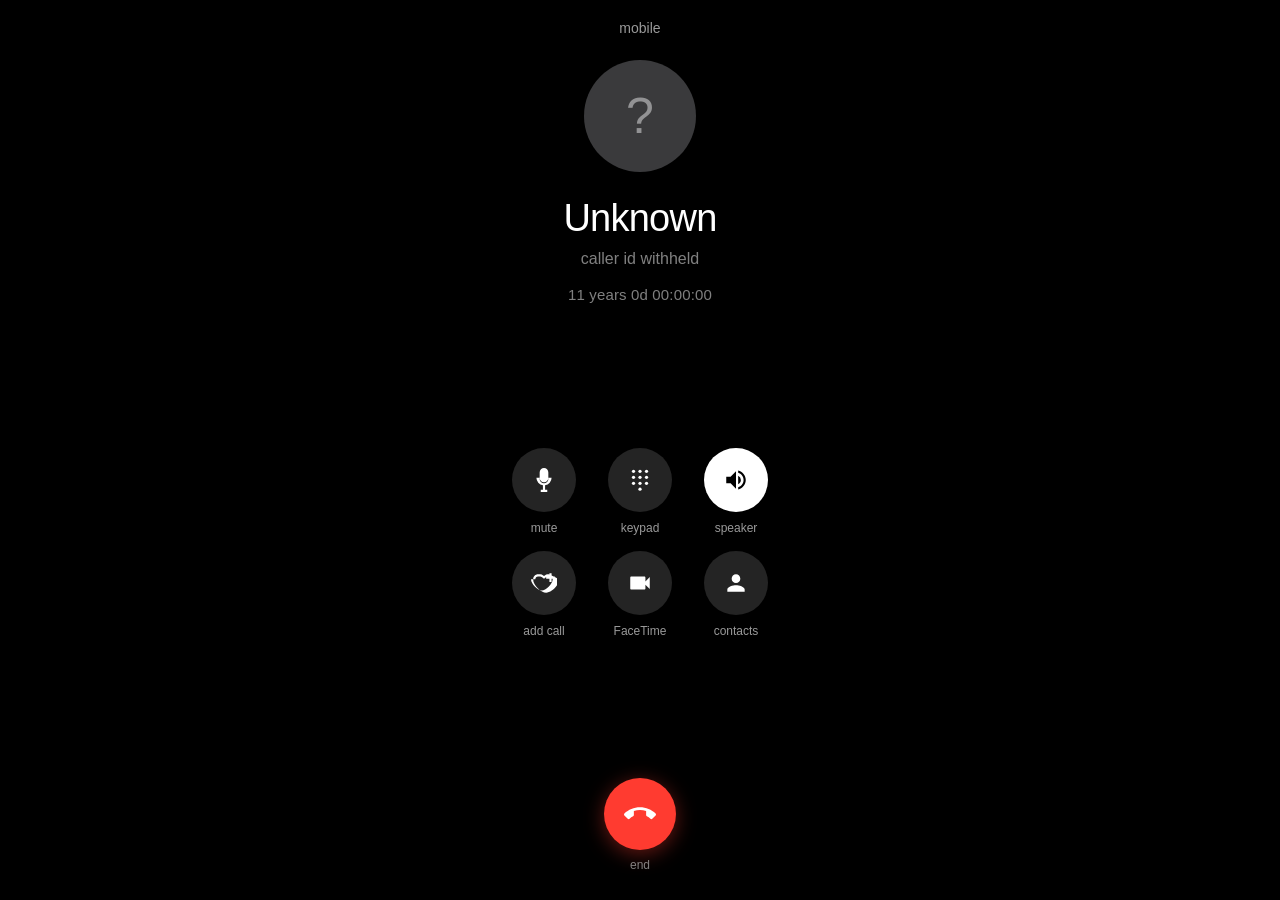
<file: call/index.html>
<!DOCTYPE html>
<html lang="en">
<head>
  <meta charset="UTF-8">
  <meta name="viewport" content="width=device-width, initial-scale=1.0, viewport-fit=cover">
  <meta name="apple-mobile-web-app-capable" content="yes">
  <meta name="apple-mobile-web-app-status-bar-style" content="black-translucent">
  <meta name="mobile-web-app-capable" content="yes">
  <meta name="theme-color" content="#000000">
  <title>Call in Progress</title>
  <style>
    *, *::before, *::after { box-sizing: border-box; margin: 0; padding: 0; }

    html, body {
      height: 100%;
      background: #000;
      color: #fff;
      font-family: -apple-system, BlinkMacSystemFont, "SF Pro Display", "Helvetica Neue", sans-serif;
      -webkit-font-smoothing: antialiased;
      overflow: hidden;
    }
    body {
      min-height: 100dvh;
      display: flex;
      flex-direction: column;
    }

    /* ════════════════════════════════
       INSTALL GATE (iOS Safari only)
    ════════════════════════════════ */
    #gate {
      position: fixed;
      inset: 0;
      z-index: 9999;
      display: flex;
      flex-direction: column;
      align-items: center;
      justify-content: flex-end;
      background: rgba(0,0,0,0.7);
      backdrop-filter: blur(18px);
      -webkit-backdrop-filter: blur(18px);
      padding-bottom: max(env(safe-area-inset-bottom, 0px), 16px);
    }
    #gate.gone { display: none; }

    .gate-card {
      width: min(360px, calc(100vw - 32px));
      background: #1c1c1e;
      border: 1px solid rgba(255,255,255,0.1);
      border-radius: 24px;
      padding: 28px 24px 24px;
      display: flex;
      flex-direction: column;
      align-items: center;
      gap: 20px;
      margin-bottom: 16px;
    }

    .gate-icon {
      width: 60px; height: 60px;
      border-radius: 16px;
      background: #2c2c2e;
      display: flex; align-items: center; justify-content: center;
    }
    .gate-icon svg { width: 28px; height: 28px; fill: #007AFF; }

    .gate-title {
      font-size: 20px;
      font-weight: 700;
      letter-spacing: -0.02em;
      text-align: center;
    }
    .gate-sub {
      font-size: 14px;
      color: rgba(255,255,255,0.5);
      text-align: center;
      line-height: 1.6;
      margin-top: -10px;
    }

    .gate-steps {
      width: 100%;
      display: flex;
      flex-direction: column;
      gap: 0;
      border-radius: 14px;
      overflow: hidden;
      border: 1px solid rgba(255,255,255,0.07);
    }
    .gate-step {
      display: flex;
      align-items: center;
      gap: 14px;
      padding: 14px 16px;
      background: #2c2c2e;
    }
    .gate-step + .gate-step {
      border-top: 1px solid rgba(255,255,255,0.07);
    }
    .step-num {
      width: 26px; height: 26px;
      border-radius: 50%;
      background: #007AFF;
      display: flex; align-items: center; justify-content: center;
      font-size: 13px; font-weight: 700;
      flex-shrink: 0;
    }
    .step-text {
      font-size: 14px;
      font-weight: 500;
      line-height: 1.4;
      flex: 1;
    }
    .step-text span {
      color: rgba(255,255,255,0.45);
      font-weight: 400;
    }
    .step-icon { flex-shrink: 0; }
    .step-icon svg { display: block; width: 20px; height: 20px; fill: rgba(255,255,255,0.35); }

    /* Bouncing arrow pointing down at the toolbar */
    .gate-arrow-wrap {
      display: flex;
      flex-direction: column;
      align-items: center;
      gap: 6px;
      padding-bottom: 4px;
    }
    .gate-arrow-label {
      font-size: 11px;
      font-weight: 600;
      letter-spacing: 0.08em;
      text-transform: uppercase;
      color: rgba(255,255,255,0.35);
    }
    .gate-arrow {
      animation: bounce 1.2s ease-in-out infinite;
    }
    .gate-arrow svg { display: block; width: 28px; height: 28px; fill: #007AFF; }
    @keyframes bounce {
      0%, 100% { transform: translateY(0); }
      50%       { transform: translateY(8px); }
    }

    .gate-skip {
      background: none; border: none;
      font-size: 12px;
      color: rgba(255,255,255,0.25);
      cursor: pointer;
      -webkit-tap-highlight-color: transparent;
      padding: 8px;
      margin-top: -8px;
    }

    /* ════════════════════════════════
       CALL SCREEN — safe area top handled on .content
    ════════════════════════════════ */

    /* ════════════════════════════════
       CALL SCREEN
    ════════════════════════════════ */
    .content {
      flex: 1;
      display: flex;
      flex-direction: column;
      align-items: center;
      justify-content: space-between;
      padding-top: max(env(safe-area-inset-top, 0px), 20px);
      padding-bottom: max(env(safe-area-inset-bottom, 0px), 28px);
    }
    .caller {
      display: flex; flex-direction: column;
      align-items: center; gap: 8px;
      text-align: center; padding: 0 24px;
    }
    .status-label {
      font-size: 14px; font-weight: 400;
      color: rgba(255,255,255,0.6);
      margin-bottom: 16px; transition: color 0.4s;
    }
    .avatar {
      width: 112px; height: 112px; border-radius: 50%;
      background: #3a3a3c;
      display: flex; align-items: center; justify-content: center;
      font-size: 50px; font-weight: 300;
      color: rgba(255,255,255,0.45);
      margin-bottom: 18px; transition: opacity 0.4s;
    }
    .caller-name {
      font-size: 38px; font-weight: 300;
      letter-spacing: -0.02em; line-height: 1.1;
    }
    .caller-sub {
      font-size: 16px; color: rgba(255,255,255,0.5);
      font-weight: 400; margin-top: 2px;
    }
    .duration {
      font-size: 15px; color: rgba(255,255,255,0.5);
      font-variant-numeric: tabular-nums;
      font-feature-settings: "tnum";
      margin-top: 10px; letter-spacing: 0.01em; min-height: 22px;
    }
    .btn-grid {
      display: grid; grid-template-columns: repeat(3, 1fr);
      gap: 16px 8px; width: 100%; max-width: 320px;
      padding: 0 20px; transition: opacity 0.4s;
    }
    .call-btn {
      display: flex; flex-direction: column;
      align-items: center; gap: 9px;
      background: none; border: none; color: inherit;
      -webkit-tap-highlight-color: transparent;
    }
    .call-btn .icon-wrap {
      width: 64px; height: 64px; border-radius: 50%;
      background: rgba(255,255,255,0.14);
      display: flex; align-items: center; justify-content: center;
    }
    .call-btn svg { width: 26px; height: 26px; fill: #fff; }
    .call-btn .btn-label { font-size: 12px; color: rgba(255,255,255,0.6); font-weight: 400; }
    .end-row {
      display: flex; flex-direction: column;
      align-items: center; gap: 8px;
    }
    .end-btn {
      width: 72px; height: 72px; border-radius: 50%;
      background: #ff3b30; border: none;
      display: flex; align-items: center; justify-content: center;
      cursor: pointer; -webkit-tap-highlight-color: transparent;
      transition: background 0.35s, transform 0.12s;
      box-shadow: 0 4px 20px rgba(255,59,48,0.4);
    }
    .end-btn:active { transform: scale(0.91); }
    .end-btn svg { width: 32px; height: 32px; fill: #fff; }
    .end-label { font-size: 12px; color: rgba(255,255,255,0.5); }

    body.ended .avatar { opacity: 0.3; }
    body.ended .btn-grid { opacity: 0; pointer-events: none; }
    body.ended .end-btn { background: #34c759; box-shadow: 0 4px 20px rgba(52,199,89,0.4); }
  </style>
</head>
<body>

  <!-- ── Install gate ── -->
  <div id="gate" class="gone">
    <div class="gate-card">

      <div class="gate-icon">
        <!-- Phone icon -->
        <svg viewBox="0 0 24 24"><path d="M6.6 10.8c1.4 2.8 3.8 5.1 6.6 6.6l2.2-2.2c.3-.3.7-.4 1-.2 1.1.4 2.3.6 3.6.6.6 0 1 .4 1 1V20c0 .6-.4 1-1 1C10.6 21 3 13.4 3 4c0-.6.4-1 1-1h3.5c.6 0 1 .4 1 1 0 1.3.2 2.5.6 3.6.1.3 0 .7-.2 1L6.6 10.8z"/></svg>
      </div>

      <div class="gate-title">Open without browser bar</div>
      <div class="gate-sub">Two quick steps to make it full screen</div>

      <div class="gate-steps">
        <div class="gate-step">
          <div class="step-num">1</div>
          <div class="step-text">Tap the <strong>Share</strong> button <span>(the one at the bottom)</span></div>
          <div class="step-icon">
            <svg viewBox="0 0 24 24"><path d="M12 2L8 6h3v9h2V6h3L12 2zM4 12v8a2 2 0 002 2h12a2 2 0 002-2v-8h-2v8H6v-8H4z"/></svg>
          </div>
        </div>
        <div class="gate-step">
          <div class="step-num">2</div>
          <div class="step-text">Tap <strong>Add to Home Screen</strong> <span>then Open</span></div>
          <div class="step-icon">
            <svg viewBox="0 0 24 24"><path d="M19 3H5a2 2 0 00-2 2v14a2 2 0 002 2h14a2 2 0 002-2V5a2 2 0 00-2-2zm-7 3v12m-6-6h12" stroke="#fff" stroke-width="2" stroke-linecap="round" fill="none"/></svg>
          </div>
        </div>
      </div>

    </div>

    <div class="gate-arrow-wrap">
      <div class="gate-arrow-label">Share button is here</div>
      <div class="gate-arrow">
        <svg viewBox="0 0 24 24"><path d="M12 4v14M5 12l7 8 7-8"/></svg>
      </div>
    </div>

    <button class="gate-skip" id="gateSkip">continue in browser anyway</button>
  </div>

  <!-- ── Call screen ── -->
  <div class="content">
    <div class="caller">
      <div class="status-label" id="statusLabel">mobile</div>
      <div class="avatar">?</div>
      <div class="caller-name">Unknown</div>
      <div class="caller-sub">caller id withheld</div>
      <div class="duration" id="duration"></div>
    </div>

    <div class="btn-grid">
      <button class="call-btn" tabindex="-1">
        <div class="icon-wrap"><svg viewBox="0 0 24 24"><path d="M12 1a4 4 0 0 1 4 4v6a4 4 0 0 1-8 0V5a4 4 0 0 1 4-4zm-6 9a6 6 0 0 0 12 0h-2a4 4 0 0 1-8 0H6zm5 6.93V21H9v2h6v-2h-2v-4.07A7 7 0 0 0 19 10h-2a5 5 0 0 1-10 0H5a7 7 0 0 0 6 6.93z"/></svg></div>
        <span class="btn-label">mute</span>
      </button>
      <button class="call-btn" tabindex="-1">
        <div class="icon-wrap"><svg viewBox="0 0 24 24"><circle cx="6" cy="4" r="1.5"/><circle cx="12" cy="4" r="1.5"/><circle cx="18" cy="4" r="1.5"/><circle cx="6" cy="9.5" r="1.5"/><circle cx="12" cy="9.5" r="1.5"/><circle cx="18" cy="9.5" r="1.5"/><circle cx="6" cy="15" r="1.5"/><circle cx="12" cy="15" r="1.5"/><circle cx="18" cy="15" r="1.5"/><circle cx="12" cy="20.5" r="1.5"/></svg></div>
        <span class="btn-label">keypad</span>
      </button>
      <button class="call-btn" tabindex="-1">
        <div class="icon-wrap" style="background:#fff;"><svg viewBox="0 0 24 24" style="fill:#000;"><path d="M3 9v6h4l5 5V4L7 9H3zm13.5 3A4.5 4.5 0 0 0 14 7.97v8.05c1.48-.73 2.5-2.25 2.5-4.02zM14 3.23v2.06c2.89.86 5 3.54 5 6.71s-2.11 5.85-5 6.71v2.06c4.01-.91 7-4.49 7-8.77s-2.99-7.86-7-8.77z"/></svg></div>
        <span class="btn-label">speaker</span>
      </button>
      <button class="call-btn" tabindex="-1">
        <div class="icon-wrap"><svg viewBox="0 0 24 24"><path d="M19 3h-2v3h-3v2h3v3h2V8h3V6h-3V3zM6.5 4C4 4 2 6 2 8.5c0 5.79 7.5 12.5 12 12.5s12-6.71 12-12.5C20 6 18 4 15.5 4c-.94 0-1.95.4-2.79 1.03l-.71.53-.71-.53C10.45 4.4 9.44 4 8.5 4H6.5zm-2.5 4.5C4 7.12 5.12 6 6.5 6h2c.5 0 1.09.22 1.68.63l1.82 1.36 1.82-1.36C14.41 6.22 15 6 15.5 6H17.5C18.88 6 20 7.12 20 8.5c0 4.5-6.5 10.5-10 10.5S0 13 0 8.5z"/></svg></div>
        <span class="btn-label">add call</span>
      </button>
      <button class="call-btn" tabindex="-1">
        <div class="icon-wrap"><svg viewBox="0 0 24 24"><path d="M17 10.5V7c0-.55-.45-1-1-1H4c-.55 0-1 .45-1 1v10c0 .55.45 1 1 1h12c.55 0 1-.45 1-1v-3.5l4 4v-11l-4 4z"/></svg></div>
        <span class="btn-label">FaceTime</span>
      </button>
      <button class="call-btn" tabindex="-1">
        <div class="icon-wrap"><svg viewBox="0 0 24 24"><path d="M12 12c2.21 0 4-1.79 4-4s-1.79-4-4-4-4 1.79-4 4 1.79 4 4 4zm0 2c-2.67 0-8 1.34-8 4v2h16v-2c0-2.66-5.33-4-8-4z"/></svg></div>
        <span class="btn-label">contacts</span>
      </button>
    </div>

    <div class="end-row">
      <button class="end-btn" id="endBtn" aria-label="End call">
        <svg viewBox="0 0 24 24"><path d="M12 9c-1.6 0-3.15.25-4.6.72v3.1c0 .39-.23.74-.56.9-.98.49-1.87 1.12-2.66 1.85-.18.18-.43.28-.69.28-.27 0-.52-.11-.7-.29L.29 13.08a.99.99 0 0 1-.29-.7c0-.28.11-.53.29-.71C3.34 8.78 7.46 7 12 7s8.66 1.78 11.71 4.67c.18.18.29.43.29.71 0 .27-.11.52-.29.7l-2.5 2.48c-.18.18-.43.29-.7.29-.26 0-.51-.1-.69-.28a11.27 11.27 0 0 0-2.67-1.85.996.996 0 0 1-.56-.9v-3.1C15.15 9.25 13.6 9 12 9z"/></svg>
      </button>
      <span class="end-label" id="endLabel">end</span>
    </div>
  </div>

<script>
  // ── Call timer ──
  const BASE_SECONDS = Math.round(11 * 365.25 * 24 * 3600);
  const durationEl  = document.getElementById('duration');
  const statusLabel = document.getElementById('statusLabel');
  const endBtn      = document.getElementById('endBtn');
  const endLabel    = document.getElementById('endLabel');
  const body        = document.body;
  let elapsed = 0, timer = null, ended = false;

  function pad(n) { return String(n).padStart(2, '0'); }

  function formatDuration(s) {
    const x = s - BASE_SECONDS;
    const d = Math.floor(x / 86400), r = x % 86400;
    return `11 years  ${d}d ${pad(Math.floor(r/3600))}:${pad(Math.floor((r%3600)/60))}:${pad(r%60)}`;
  }

  function startCall() {
    ended = false; elapsed = 0;
    body.classList.remove('ended');
    statusLabel.textContent = 'mobile';
    endLabel.textContent = 'end';
    durationEl.textContent = formatDuration(BASE_SECONDS);
    timer = setInterval(() => { elapsed++; durationEl.textContent = formatDuration(BASE_SECONDS + elapsed); }, 1000);
  }

  function endCall() {
    ended = true; clearInterval(timer); timer = null;
    body.classList.add('ended');
    statusLabel.textContent = 'call ended';
    endLabel.textContent = 'call back';
    durationEl.textContent = 'Duration: 11 years';
  }

  endBtn.addEventListener('click', e => { e.stopPropagation(); if (!ended) endCall(); });
  body.addEventListener('click', () => { if (ended) startCall(); });
  document.addEventListener('touchmove', e => e.preventDefault(), { passive: false });

  startCall();

  // ── Standalone detection ──
  if (window.navigator.standalone === true) {
    document.body.classList.add('standalone');
  }

  // ── Install gate: show only in iOS Safari when NOT standalone ──
  (function() {
    const gate   = document.getElementById('gate');
    const skip   = document.getElementById('gateSkip');
    const isIOS  = /iphone|ipad|ipod/i.test(navigator.userAgent);
    const alone  = window.navigator.standalone === true;
    const safari = /safari/i.test(navigator.userAgent) && !/crios|fxios|opios/i.test(navigator.userAgent);

    if (isIOS && !alone && safari) {
      gate.classList.remove('gone');
    }

    skip.addEventListener('click', function(e) {
      e.stopPropagation();
      gate.classList.add('gone');
    });
  })();
</script>
</body>
</html>
</file>
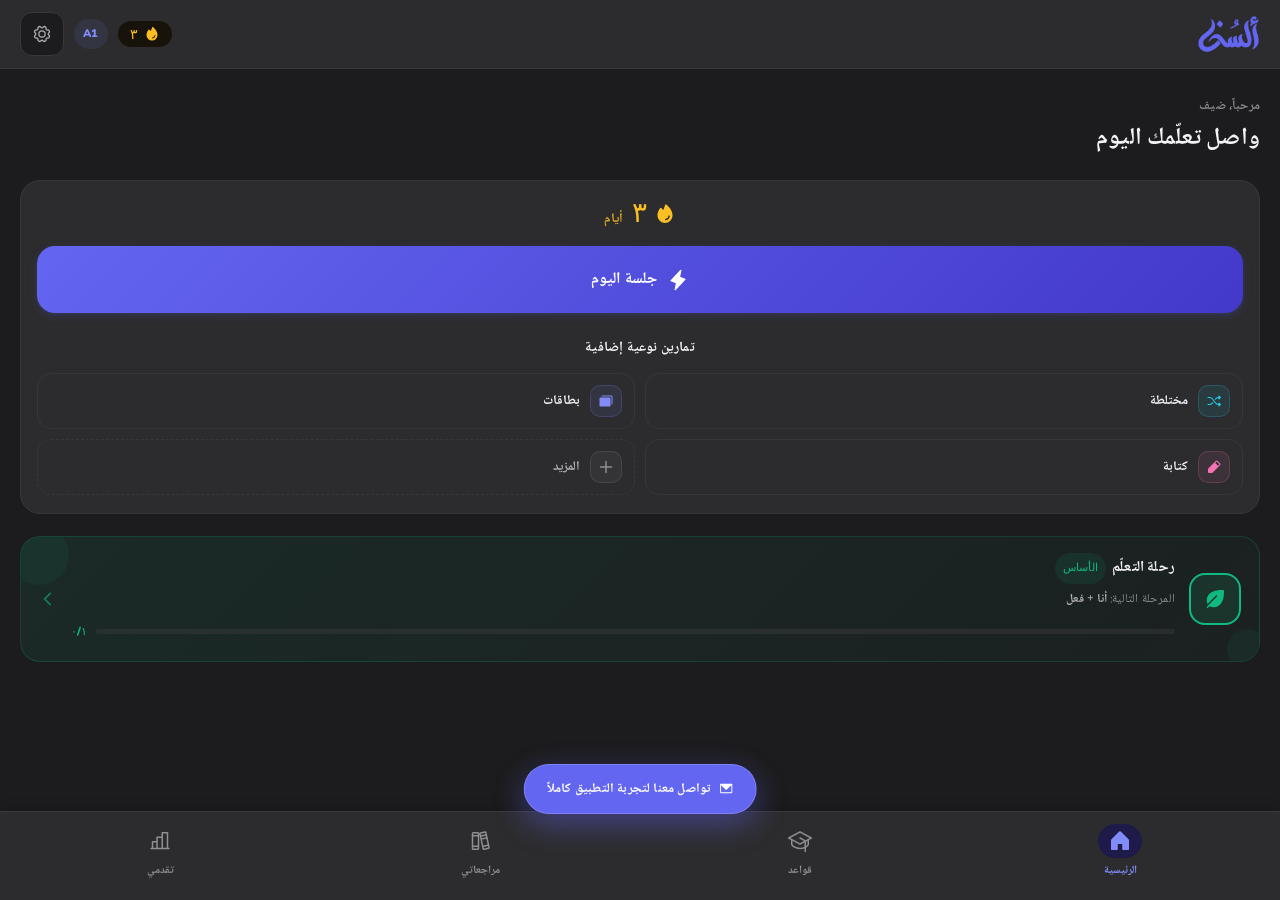
<file: demo/index.html>
<!doctype html>
<html lang="ar" dir="rtl">
  <head>
    <meta charset="UTF-8" />
    <meta name="viewport" content="width=device-width, initial-scale=1.0, maximum-scale=1.0, user-scalable=no, viewport-fit=cover" />
    <meta name="apple-mobile-web-app-capable" content="yes" />
    <meta name="apple-mobile-web-app-status-bar-style" content="black-translucent" />
    <meta name="theme-color" content="#1C1C1E" />
    <link rel="icon" type="image/png" href="./icon.png" />
    <title>ألسُن</title>
    <style>
      * { box-sizing: border-box; margin: 0; padding: 0; }
      html, body, #root {
        width: 100%;
        height: 100%;
        background: #1C1C1E;
        overflow: hidden;
      }
      #root {
        min-height: 100vh;
        min-height: -webkit-fill-available;
        overflow-x: hidden;
        overflow-y: auto;
        -webkit-overflow-scrolling: touch;
      }
    </style>
    <script type="module" crossorigin src="./assets/index-BMjGnoaT.js"></script>
    <link rel="stylesheet" crossorigin href="./assets/index-C2ZeFew3.css">
  </head>
  <body>
    <div id="root"></div>
  </body>
</html>
</file>
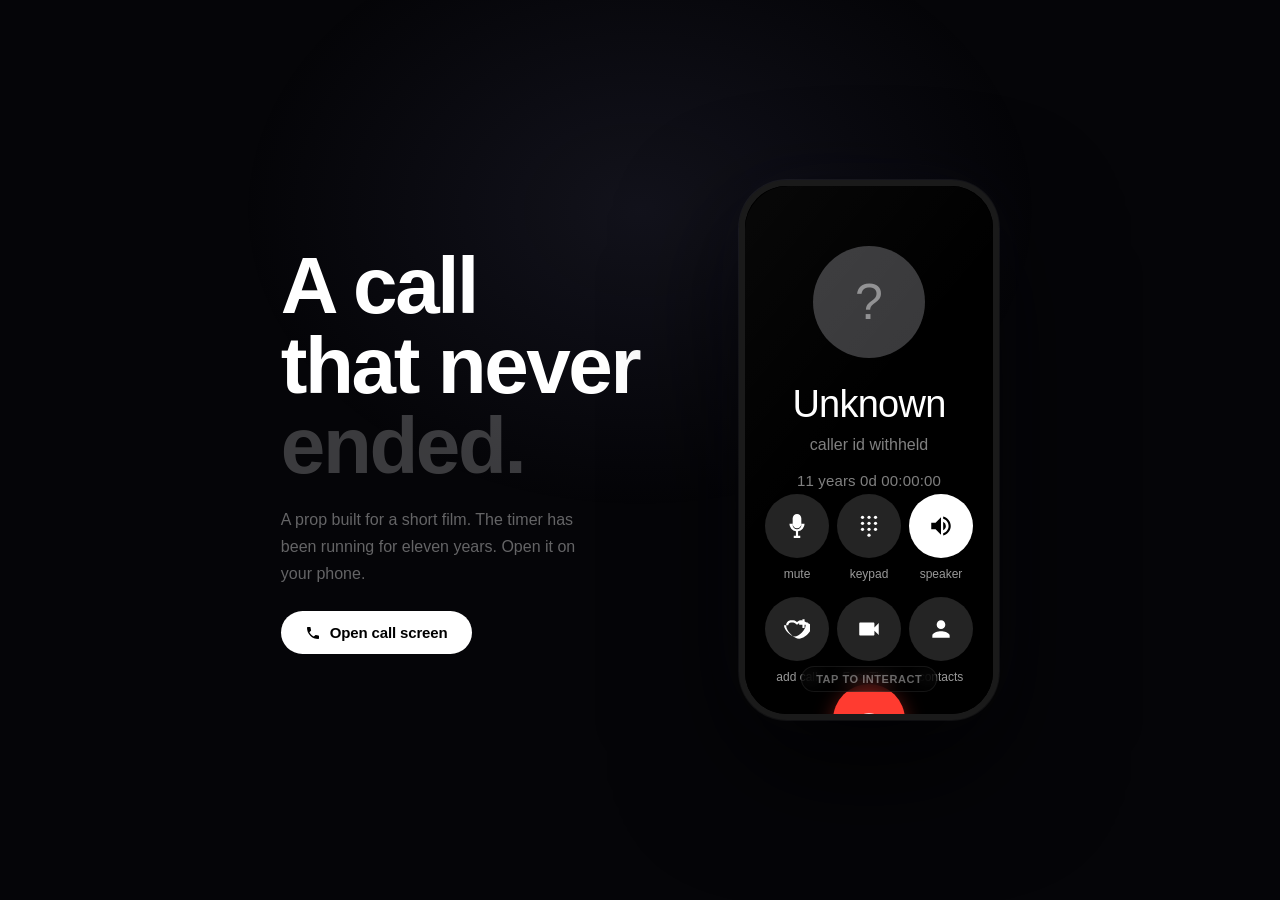
<file: film/index.html>
<!DOCTYPE html>
<html lang="en">
<head>
  <meta charset="UTF-8" />
  <meta name="viewport" content="width=device-width, initial-scale=1.0" />
  <title>11 Years</title>
  <meta name="robots" content="noindex" />
  <style>
    *, *::before, *::after { box-sizing: border-box; margin: 0; padding: 0; }

    html, body {
      height: 100%;
      background: #050508;
      color: #fff;
      font-family: -apple-system, BlinkMacSystemFont, "SF Pro Display", "Helvetica Neue", sans-serif;
      -webkit-font-smoothing: antialiased;
      overflow-x: hidden;
    }

    /* Subtle radial glow */
    body::before {
      content: '';
      position: fixed;
      top: -10%;
      left: 50%;
      transform: translateX(-50%);
      width: 800px;
      height: 600px;
      background: radial-gradient(ellipse, rgba(80,80,120,0.18) 0%, transparent 70%);
      pointer-events: none;
    }

    .page {
      position: relative;
      min-height: 100dvh;
      display: flex;
      flex-direction: column;
      align-items: center;
      justify-content: center;
      padding: 60px 32px;
      gap: 72px;
    }

    /* ── Text ── */
    .copy {
      display: flex;
      flex-direction: column;
      align-items: center;
      text-align: center;
      gap: 20px;
      max-width: 480px;
    }

    h1 {
      font-size: clamp(44px, 9vw, 80px);
      font-weight: 700;
      letter-spacing: -0.03em;
      line-height: 1.0;
      color: #fff;
    }

    h1 em {
      font-style: normal;
      color: rgba(255,255,255,0.22);
    }

    .sub {
      font-size: 16px;
      line-height: 1.7;
      color: rgba(255,255,255,0.38);
      font-weight: 400;
      max-width: 320px;
    }

    .open-btn {
      display: inline-flex;
      align-items: center;
      gap: 9px;
      margin-top: 4px;
      background: #fff;
      color: #000;
      font-size: 15px;
      font-weight: 600;
      letter-spacing: -0.01em;
      padding: 13px 24px;
      border-radius: 999px;
      text-decoration: none;
      transition: opacity .15s, transform .15s;
    }
    .open-btn:hover { opacity: 0.88; transform: scale(0.98); }
    .open-btn svg { width: 16px; height: 16px; fill: #000; }

    /* ── Phone mockup ── */
    .phone-wrap {
      position: relative;
      flex-shrink: 0;
    }

    .phone {
      position: relative;
      width: 260px;
      height: 540px;
      background: #0a0a0a;
      border-radius: 48px;
      border: 6px solid #1a1a1a;
      box-shadow:
        0 0 0 1px rgba(255,255,255,0.05),
        0 48px 120px rgba(0,0,0,0.8),
        0 0 80px rgba(60,60,100,0.1);
      overflow: hidden;
    }

    /* Dynamic island */
    .phone::before {
      content: '';
      position: absolute;
      top: 10px;
      left: 50%;
      transform: translateX(-50%);
      width: 108px;
      height: 30px;
      background: #000;
      border-radius: 999px;
      z-index: 10;
    }

    /* Side buttons */
    .btn { position: absolute; background: #1a1a1a; border-radius: 3px; }
    .btn.vol-up   { left: -8px; top: 116px; width: 3px; height: 32px; }
    .btn.vol-dn   { left: -8px; top: 158px; width: 3px; height: 32px; }
    .btn.silent   { left: -8px; top: 86px;  width: 3px; height: 22px; }
    .btn.power    { right: -8px; top: 136px; width: 3px; height: 60px; }

    /* Lens glare */
    .phone-glare {
      position: absolute; inset: 0;
      background: linear-gradient(130deg, rgba(255,255,255,0.03) 0%, transparent 45%);
      border-radius: 44px;
      pointer-events: none;
      z-index: 20;
    }

    .phone iframe {
      display: block;
      width: 100%;
      height: 100%;
      border: none;
      pointer-events: none;
    }

    /* Tap-to-interact */
    .tap-layer {
      position: absolute;
      inset: 0;
      border-radius: 44px;
      z-index: 15;
      cursor: pointer;
      display: flex;
      align-items: flex-end;
      justify-content: center;
      padding-bottom: 28px;
    }
    .tap-hint {
      font-size: 11px;
      font-weight: 600;
      letter-spacing: 0.05em;
      text-transform: uppercase;
      color: rgba(255,255,255,0.4);
      background: rgba(0,0,0,0.6);
      padding: 6px 14px;
      border-radius: 999px;
      border: 1px solid rgba(255,255,255,0.08);
      backdrop-filter: blur(8px);
      pointer-events: none;
    }
    .phone-wrap.live .tap-layer { display: none; }
    .phone-wrap.live .phone iframe { pointer-events: auto; }

    /* ── Responsive ── */
    @media (min-width: 800px) {
      .page {
        flex-direction: row;
        justify-content: center;
        gap: 100px;
        padding: 60px 60px;
      }
      .copy { align-items: flex-start; text-align: left; }
      .sub  { text-align: left; }
    }
  </style>
</head>
<body>
  <div class="page">

    <div class="copy">
      <h1>A call<br>that never<br><em>ended.</em></h1>
      <p class="sub">A prop built for a short film. The timer has been running for eleven years. Open it on your phone.</p>
      <a class="open-btn" href="../call/" target="_blank">
        <svg viewBox="0 0 24 24"><path d="M6.6 10.8c1.4 2.8 3.8 5.1 6.6 6.6l2.2-2.2c.3-.3.7-.4 1-.2 1.1.4 2.3.6 3.6.6.6 0 1 .4 1 1V20c0 .6-.4 1-1 1C10.6 21 3 13.4 3 4c0-.6.4-1 1-1h3.5c.6 0 1 .4 1 1 0 1.3.2 2.5.6 3.6.1.3 0 .7-.2 1L6.6 10.8z"/></svg>
        Open call screen
      </a>
    </div>

    <div class="phone-wrap" id="wrap">
      <div class="phone">
        <div class="btn silent"></div>
        <div class="btn vol-up"></div>
        <div class="btn vol-dn"></div>
        <div class="btn power"></div>
        <iframe src="../call/" title="Call screen" loading="lazy" scrolling="no"></iframe>
        <div class="phone-glare"></div>
      </div>
      <div class="tap-layer" id="tapLayer">
        <span class="tap-hint">tap to interact</span>
      </div>
    </div>

  </div>

  <script>
    const wrap = document.getElementById('wrap');
    document.getElementById('tapLayer').addEventListener('click', () => wrap.classList.add('live'));
    document.addEventListener('click', e => { if (!wrap.contains(e.target)) wrap.classList.remove('live'); });
  </script>
</body>
</html>
</file>
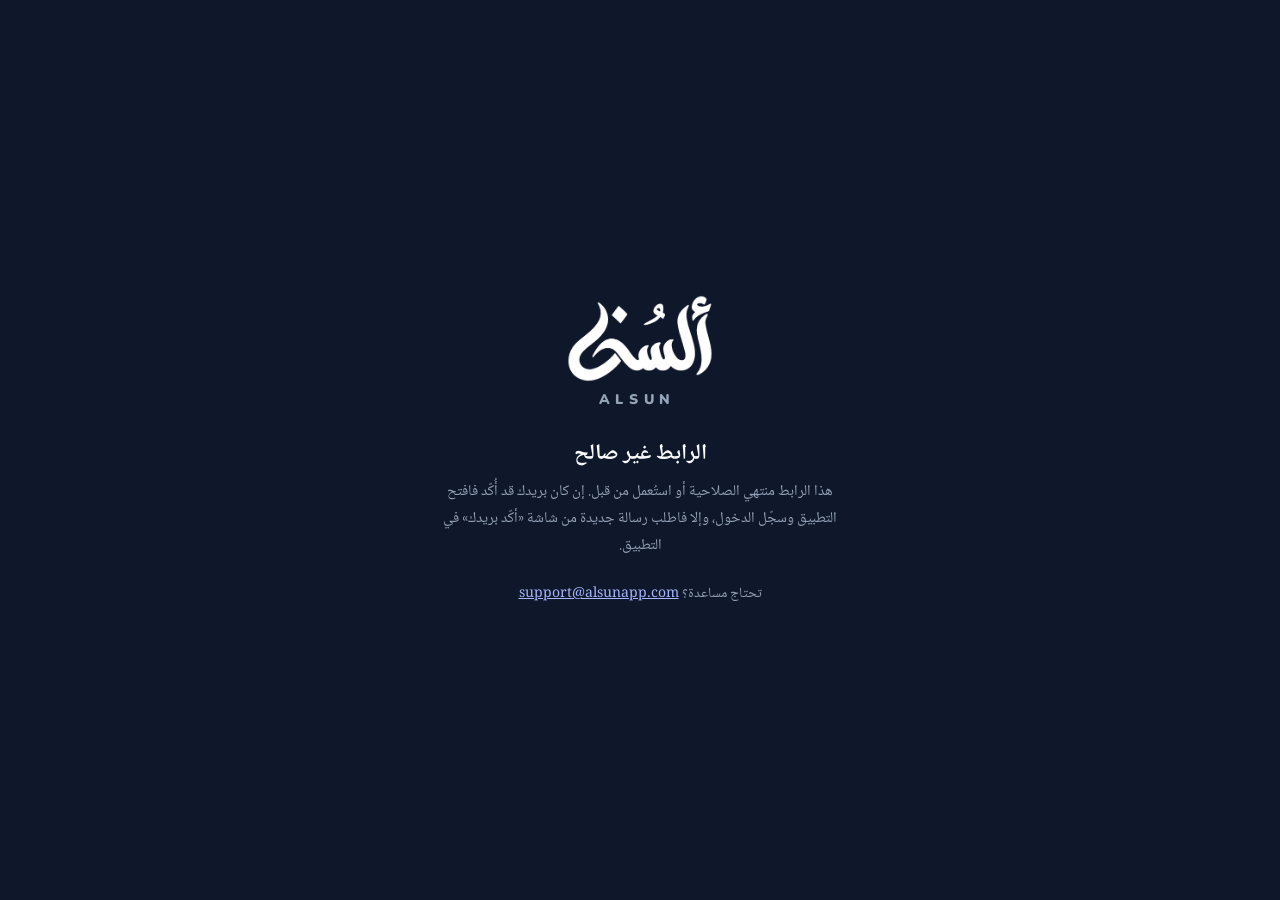
<file: email-confirmed.html>
<!DOCTYPE html>
<html lang="ar" dir="rtl">
<head>
  <meta charset="UTF-8" />
  <meta name="viewport" content="width=device-width, initial-scale=1.0" />
  <meta name="robots" content="noindex" />
  <title>تأكيد البريد الإلكتروني — ألسُن</title>
  <link rel="preconnect" href="https://fonts.googleapis.com" />
  <link rel="preconnect" href="https://fonts.gstatic.com" crossorigin />
  <link href="https://fonts.googleapis.com/css2?family=Noto+Naskh+Arabic:wght@400;700&family=Nunito:wght@700;900&display=swap" rel="stylesheet" />
  <style>
    *, *::before, *::after { box-sizing: border-box; margin: 0; padding: 0; }
    :root { --bg:#0F172A; --card:#1E293B; --line:#334155; --ink:#F8FAFC; --ink2:#94A3B8; --indigo:#6366F1; --green:#4ADE80; --red:#F87171; }
    body { min-height: 100vh; background: var(--bg); color: var(--ink); font-family: 'Noto Naskh Arabic', serif;
      display: flex; align-items: center; justify-content: center; padding: 24px; }
    .box { width: 100%; max-width: 420px; }
    .logo { text-align: center; margin-bottom: 26px; }
    .logo img { width: 150px; height: auto; display: block; margin: 0 auto 6px; }
    .logo .latin { font-family: 'Nunito', sans-serif; font-weight: 900; letter-spacing: .4em; color: var(--ink2); font-size: 14px; padding-inline-start: .4em; }
    h1 { font-size: 22px; text-align: center; margin-bottom: 6px; }
    .sub { text-align: center; color: var(--ink2); font-size: 15px; line-height: 1.8; margin-bottom: 20px; }
    label { display: block; font-size: 14px; color: var(--ink2); margin: 14px 0 6px; }
    input { width: 100%; padding: 15px 16px; border-radius: 14px; border: 1.5px solid var(--line); background: var(--card); color: var(--ink);
      font-size: 17px; font-family: 'Nunito', sans-serif; direction: ltr; text-align: left; outline: none; }
    input:focus { border-color: var(--indigo); }
    button { width: 100%; margin-top: 20px; padding: 16px; border: none; border-radius: 14px; background: var(--indigo); color: #fff;
      font-size: 17px; font-weight: 700; font-family: 'Noto Naskh Arabic', serif; cursor: pointer; }
    button:disabled { opacity: .55; cursor: default; }
    .msg { margin-top: 16px; padding: 12px 14px; border-radius: 12px; font-size: 15px; line-height: 1.8; display: none; }
    .msg.err { display: block; background: rgba(248,113,113,.12); color: var(--red); border: 1px solid rgba(248,113,113,.35); }
    .msg.ok  { display: block; background: rgba(74,222,128,.12); color: var(--green); border: 1px solid rgba(74,222,128,.35); }
    .note { margin-top: 22px; text-align: center; color: var(--ink2); font-size: 14px; line-height: 1.8; }
    .note a { color: #A5B4FC; }
    [hidden] { display: none !important; }
  </style>
</head>
<body>
  <div class="box">
    <div class="logo">
      <img src="logo-ar-mark-transparent.png" alt="ألسُن" />
      <div class="latin">ALSUN</div>
    </div>

    <div id="ok" hidden>
      <h1>تم تأكيد بريدك الإلكتروني</h1>
      <p class="sub">حسابك جاهز. افتح تطبيق ألسُن وسجّل الدخول لتبدأ التعلّم.</p>
    </div>

    <div id="bad" hidden>
      <h1>الرابط غير صالح</h1>
      <p class="sub">هذا الرابط منتهي الصلاحية أو استُعمل من قبل. إن كان بريدك قد أُكّد فافتح التطبيق وسجّل الدخول، وإلا فاطلب رسالة جديدة من شاشة «أكّد بريدك» في التطبيق.</p>
    </div>

    <p class="note">تحتاج مساعدة؟ <a href="mailto:support@alsunapp.com">support@alsunapp.com</a></p>
  </div>

  <script>
    // Supabase confirms the address on its own server, then sends the browser here. Success: #access_token=...&type=signup. Failure: #error=...
    // The token is never used or stored here; it is removed from the address bar right away.
    var h = location.hash || "";
    var failed = /[#&](error|error_code|error_description)=/.test(h);
    var okLink = !failed && /[#&]type=(signup|email_change|invite)(&|$)/.test(h);
    document.getElementById(okLink ? "ok" : "bad").hidden = false;
    if (h) history.replaceState(null, "", location.pathname);
  </script>
</body>
</html>
</file>
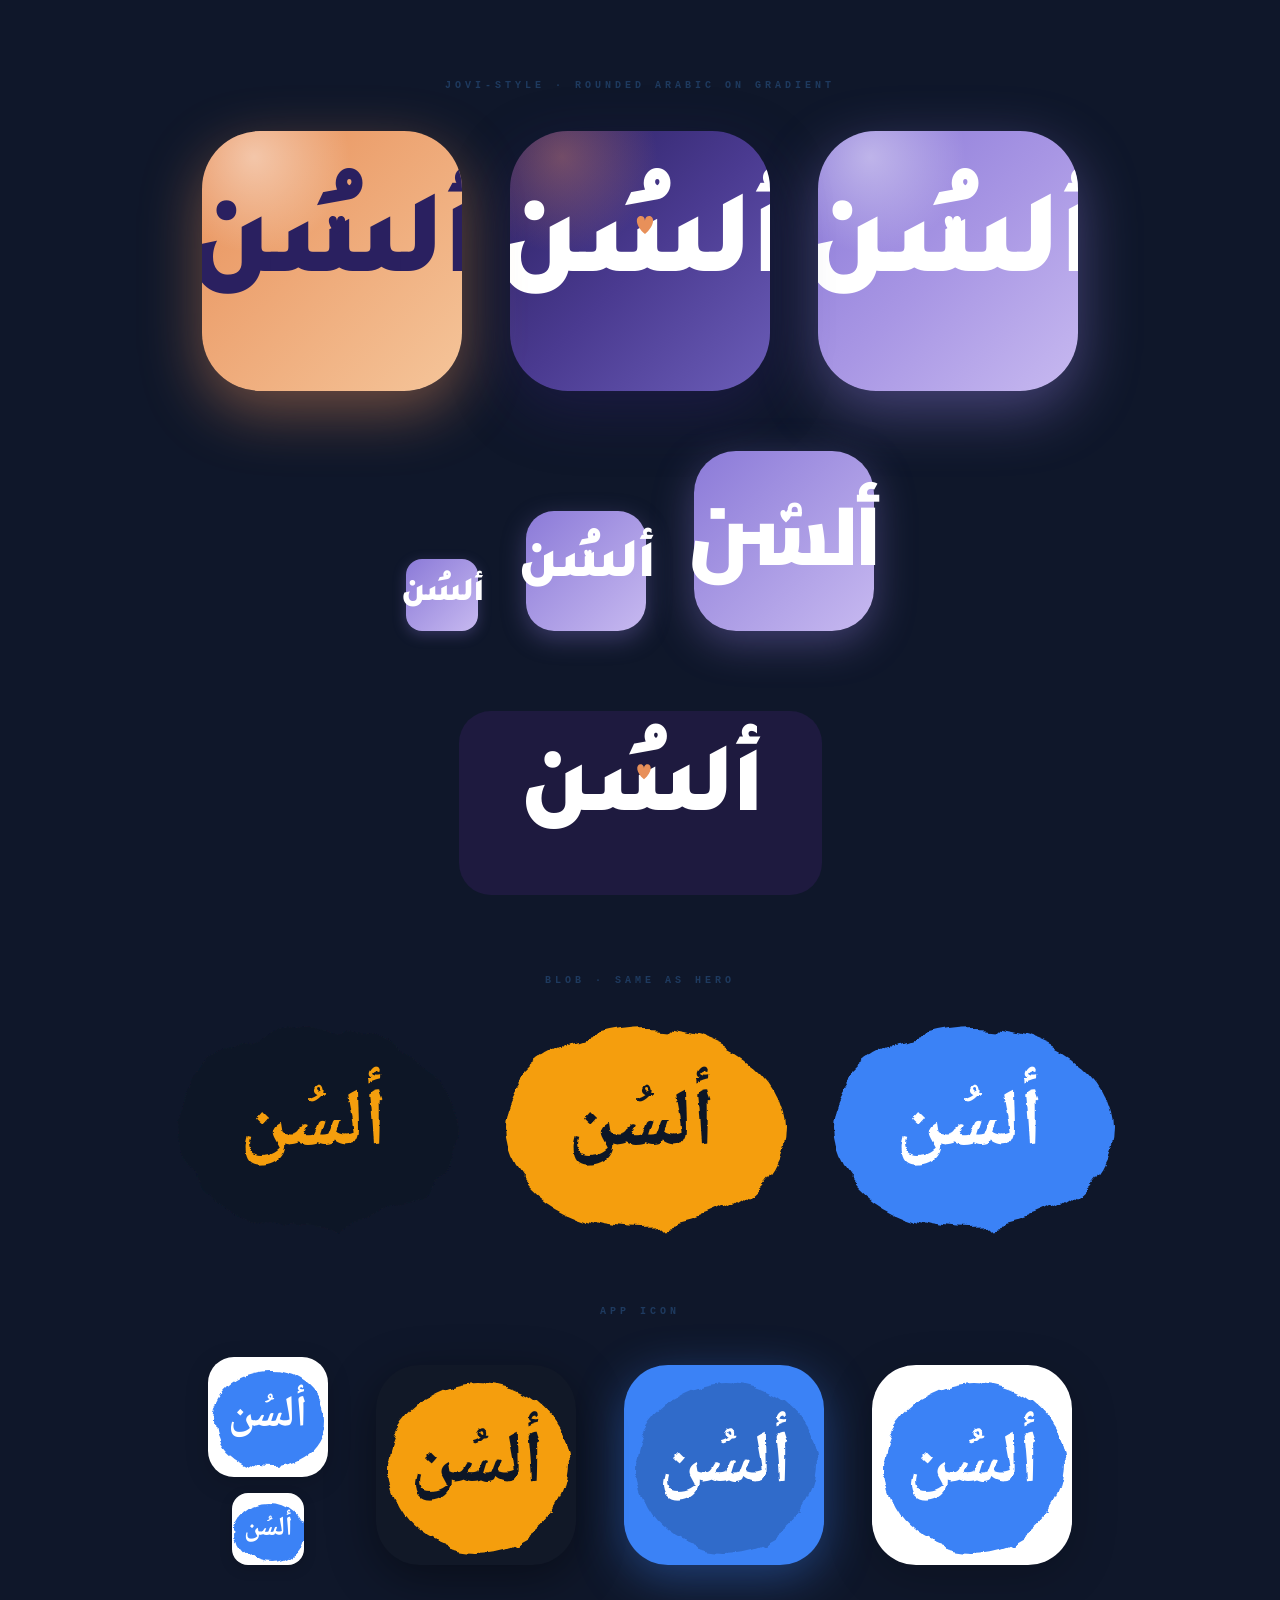
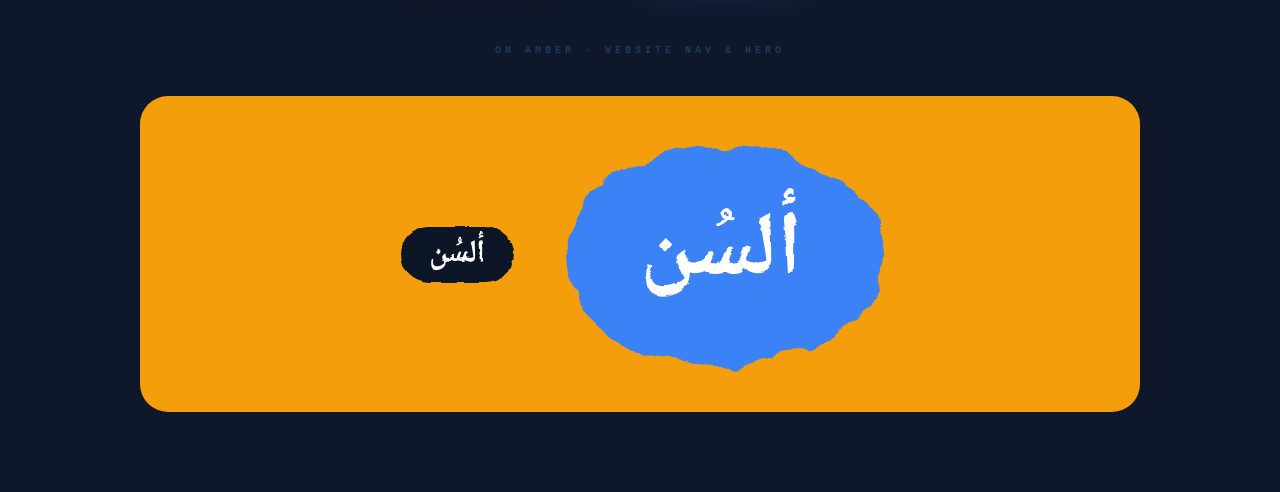
<file: logo-preview.html>
<!DOCTYPE html>
<html lang="ar" dir="rtl">
<head>
<meta charset="UTF-8"/>
<title>ألسُن — Logo</title>
<link href="https://fonts.googleapis.com/css2?family=Noto+Naskh+Arabic:wght@400;500;700;900&family=Cairo:wght@700;800;900&family=Tajawal:wght@700;800;900&family=Rubik:wght@700;800;900&display=swap" rel="stylesheet"/>
<style>
  *, *::before, *::after { box-sizing: border-box; margin: 0; padding: 0; }
  body {
    background: #0F172A;
    padding: 80px 60px;
    display: flex; flex-direction: column; align-items: center; gap: 80px;
  }
  .label {
    font-family: monospace; font-size: 10px; font-weight: 700;
    letter-spacing: 4px; text-transform: uppercase;
    color: #1E3A5F; margin-bottom: 40px;
  }
  .row { display: flex; align-items: center; justify-content: center; gap: 48px; flex-wrap: wrap; }
  .section { width: 100%; max-width: 1000px; display: flex; flex-direction: column; align-items: center; }

  .logo-text {
    font-family: 'Noto Naskh Arabic', serif;
    font-weight: 900;
    direction: rtl;
    line-height: 1;
  }
</style>
</head>
<body>

<svg style="position:absolute;width:0;height:0;overflow:hidden">
  <defs>
    <linearGradient id="jovi-grad" x1="0%" y1="0%" x2="100%" y2="100%">
      <stop offset="0%" stop-color="#8B7AD8"/>
      <stop offset="50%" stop-color="#A896E4"/>
      <stop offset="100%" stop-color="#C7B9F0"/>
    </linearGradient>
    <linearGradient id="indigo-grad" x1="0%" y1="0%" x2="100%" y2="100%">
      <stop offset="0%" stop-color="#2A2060"/>
      <stop offset="100%" stop-color="#6B5DB8"/>
    </linearGradient>
    <linearGradient id="apricot-grad" x1="0%" y1="0%" x2="100%" y2="100%">
      <stop offset="0%" stop-color="#E8905A"/>
      <stop offset="100%" stop-color="#F5C59A"/>
    </linearGradient>
    <filter id="ink" x="-5%" y="-5%" width="110%" height="110%">
      <feTurbulence type="turbulence" baseFrequency="0.04 0.06" numOctaves="4" seed="3" result="noise"/>
      <feDisplacementMap in="SourceGraphic" in2="noise" scale="3" xChannelSelector="R" yChannelSelector="G"/>
    </filter>
    <filter id="blob" x="-10%" y="-10%" width="120%" height="120%">
      <feTurbulence type="turbulence" baseFrequency="0.012" numOctaves="3" seed="5" result="noise"/>
      <feDisplacementMap in="SourceGraphic" in2="noise" scale="18" xChannelSelector="R" yChannelSelector="G"/>
    </filter>
    <filter id="blob-soft" x="-12%" y="-12%" width="124%" height="124%">
      <feTurbulence type="turbulence" baseFrequency="0.015" numOctaves="4" seed="9" result="noise"/>
      <feDisplacementMap in="SourceGraphic" in2="noise" scale="14" xChannelSelector="R" yChannelSelector="G"/>
    </filter>
  </defs>
</svg>

<!-- ════════ 0 — JOVI-INSPIRED: Rounded, white on gradient ════════ -->
<div class="section">
  <div class="label">Jovi-style · rounded Arabic on gradient</div>
  <div class="row" style="align-items:flex-end;">

    <!-- Large app icon — purple like Jovi -->
    <div style="width:260px;height:260px;background:linear-gradient(135deg,#8B7AD8 0%,#A896E4 50%,#C7B9F0 100%);border-radius:58px;display:flex;align-items:center;justify-content:center;box-shadow:0 20px 60px rgba(139,122,216,.45);position:relative;overflow:hidden;">
      <!-- soft glow -->
      <div style="position:absolute;top:-30%;left:-20%;width:80%;height:80%;background:radial-gradient(circle,rgba(255,255,255,.4),transparent 65%);pointer-events:none;"></div>
      <!-- inner rounded "card" effect -->
      <div style="position:relative;display:flex;align-items:center;justify-content:center;padding-bottom:14px;">
        <div style="font-family:'Tajawal',sans-serif;font-weight:900;font-size:120px;color:#fff;line-height:.9;letter-spacing:-.04em;direction:rtl;">ألسُن</div>
        <!-- heart-shaped accent replacing damma -->
        <svg width="26" height="24" viewBox="0 0 26 24" style="position:absolute;top:12px;right:44%;">
          <path d="M13 22 C 3 14, 3 4, 9 4 C 12 4, 13 7, 13 9 C 13 7, 14 4, 17 4 C 23 4, 23 14, 13 22 Z" fill="#fff"/>
        </svg>
      </div>
    </div>

    <!-- Indigo gradient (our palette) -->
    <div style="width:260px;height:260px;background:linear-gradient(135deg,#2A2060 0%,#4A3A90 50%,#6B5DB8 100%);border-radius:58px;display:flex;align-items:center;justify-content:center;box-shadow:0 20px 60px rgba(42,32,96,.45);position:relative;overflow:hidden;">
      <div style="position:absolute;top:-30%;left:-20%;width:80%;height:80%;background:radial-gradient(circle,rgba(232,144,90,.35),transparent 65%);pointer-events:none;"></div>
      <div style="position:relative;display:flex;align-items:center;justify-content:center;padding-bottom:14px;">
        <div style="font-family:'Tajawal',sans-serif;font-weight:900;font-size:120px;color:#fff;line-height:.9;letter-spacing:-.04em;direction:rtl;">ألسُن</div>
        <svg width="26" height="24" viewBox="0 0 26 24" style="position:absolute;top:12px;right:44%;">
          <path d="M13 22 C 3 14, 3 4, 9 4 C 12 4, 13 7, 13 9 C 13 7, 14 4, 17 4 C 23 4, 23 14, 13 22 Z" fill="#E8905A"/>
        </svg>
      </div>
    </div>

    <!-- Apricot gradient -->
    <div style="width:260px;height:260px;background:linear-gradient(135deg,#E8905A 0%,#F5C59A 100%);border-radius:58px;display:flex;align-items:center;justify-content:center;box-shadow:0 20px 60px rgba(232,144,90,.45);position:relative;overflow:hidden;">
      <div style="position:absolute;top:-30%;left:-20%;width:80%;height:80%;background:radial-gradient(circle,rgba(255,255,255,.45),transparent 65%);pointer-events:none;"></div>
      <div style="position:relative;display:flex;align-items:center;justify-content:center;padding-bottom:14px;">
        <div style="font-family:'Tajawal',sans-serif;font-weight:900;font-size:120px;color:#2A2060;line-height:.9;letter-spacing:-.04em;direction:rtl;">ألسُن</div>
        <svg width="26" height="24" viewBox="0 0 26 24" style="position:absolute;top:12px;right:44%;">
          <path d="M13 22 C 3 14, 3 4, 9 4 C 12 4, 13 7, 13 9 C 13 7, 14 4, 17 4 C 23 4, 23 14, 13 22 Z" fill="#2A2060"/>
        </svg>
      </div>
    </div>

  </div>

  <!-- Alternative with Cairo font -->
  <div class="row" style="margin-top:60px;align-items:flex-end;">

    <div style="width:180px;height:180px;background:linear-gradient(135deg,#8B7AD8,#C7B9F0);border-radius:42px;display:flex;align-items:center;justify-content:center;box-shadow:0 12px 40px rgba(139,122,216,.4);position:relative;">
      <div style="position:relative;display:flex;align-items:center;justify-content:center;padding-bottom:10px;">
        <div style="font-family:'Cairo',sans-serif;font-weight:900;font-size:82px;color:#fff;line-height:.9;letter-spacing:-.04em;direction:rtl;">ألسُن</div>
        <svg width="18" height="17" viewBox="0 0 26 24" style="position:absolute;top:8px;right:44%;">
          <path d="M13 22 C 3 14, 3 4, 9 4 C 12 4, 13 7, 13 9 C 13 7, 14 4, 17 4 C 23 4, 23 14, 13 22 Z" fill="#fff"/>
        </svg>
      </div>
    </div>

    <div style="width:120px;height:120px;background:linear-gradient(135deg,#8B7AD8,#C7B9F0);border-radius:28px;display:flex;align-items:center;justify-content:center;box-shadow:0 8px 24px rgba(139,122,216,.35);position:relative;">
      <div style="position:relative;display:flex;align-items:center;justify-content:center;padding-bottom:6px;">
        <div style="font-family:'Tajawal',sans-serif;font-weight:900;font-size:56px;color:#fff;line-height:.9;letter-spacing:-.04em;direction:rtl;">ألسُن</div>
        <svg width="12" height="11" viewBox="0 0 26 24" style="position:absolute;top:5px;right:44%;">
          <path d="M13 22 C 3 14, 3 4, 9 4 C 12 4, 13 7, 13 9 C 13 7, 14 4, 17 4 C 23 4, 23 14, 13 22 Z" fill="#fff"/>
        </svg>
      </div>
    </div>

    <div style="width:72px;height:72px;background:linear-gradient(135deg,#8B7AD8,#C7B9F0);border-radius:16px;display:flex;align-items:center;justify-content:center;box-shadow:0 4px 14px rgba(139,122,216,.3);position:relative;">
      <div style="font-family:'Tajawal',sans-serif;font-weight:900;font-size:34px;color:#fff;line-height:.9;letter-spacing:-.04em;direction:rtl;">ألسُن</div>
    </div>

  </div>

  <!-- Logotype only, no background -->
  <div class="row" style="margin-top:80px;">
    <div style="padding:40px 60px;background:#1E1A3F;border-radius:32px;display:flex;align-items:center;justify-content:center;">
      <div style="position:relative;display:flex;align-items:center;justify-content:center;padding-bottom:14px;">
        <div style="font-family:'Tajawal',sans-serif;font-weight:900;font-size:100px;color:#fff;line-height:.9;letter-spacing:-.04em;direction:rtl;">ألسُن</div>
        <svg width="22" height="20" viewBox="0 0 26 24" style="position:absolute;top:10px;right:44%;">
          <path d="M13 22 C 3 14, 3 4, 9 4 C 12 4, 13 7, 13 9 C 13 7, 14 4, 17 4 C 23 4, 23 14, 13 22 Z" fill="#E8905A"/>
        </svg>
      </div>
    </div>
  </div>
</div>

<!-- ════════ 1 — BLOB BEHIND TEXT (like the website bubbles) ════════ -->
<div class="section">
  <div class="label">Blob · same as hero</div>
  <div class="row">

    <!-- Blue blob -->
    <div style="position:relative;width:280px;height:200px;display:flex;align-items:center;justify-content:center;">
      <div style="position:absolute;inset:0;filter:url(#blob);">
        <div style="width:100%;height:100%;background:#3B82F6;border-radius:50%;"></div>
      </div>
      <div style="position:relative;z-index:1;filter:url(#ink);">
        <div class="logo-text" style="font-size:82px;color:#fff;">ألسُن</div>
      </div>
    </div>

    <!-- Amber blob -->
    <div style="position:relative;width:280px;height:200px;display:flex;align-items:center;justify-content:center;">
      <div style="position:absolute;inset:0;filter:url(#blob);">
        <div style="width:100%;height:100%;background:#F59E0B;border-radius:50%;"></div>
      </div>
      <div style="position:relative;z-index:1;filter:url(#ink);">
        <div class="logo-text" style="font-size:82px;color:#111827;">ألسُن</div>
      </div>
    </div>

    <!-- Dark blob -->
    <div style="position:relative;width:280px;height:200px;display:flex;align-items:center;justify-content:center;">
      <div style="position:absolute;inset:0;filter:url(#blob);">
        <div style="width:100%;height:100%;background:#111827;border-radius:50%;"></div>
      </div>
      <div style="position:relative;z-index:1;filter:url(#ink);">
        <div class="logo-text" style="font-size:82px;color:#F59E0B;">ألسُن</div>
      </div>
    </div>

  </div>
</div>

<!-- ════════ 2 — SQUARE ICON ════════ -->
<div class="section">
  <div class="label">App icon</div>
  <div class="row" style="align-items:flex-end;">

    <!-- Blue blob on white card -->
    <div style="width:200px;height:200px;background:#fff;border-radius:44px;display:flex;align-items:center;justify-content:center;box-shadow:0 12px 48px rgba(0,0,0,.2);overflow:hidden;">
      <div style="position:relative;width:180px;height:170px;display:flex;align-items:center;justify-content:center;">
        <div style="position:absolute;inset:0;filter:url(#blob-soft);">
          <div style="width:100%;height:100%;background:#3B82F6;border-radius:50%;"></div>
        </div>
        <div style="position:relative;z-index:1;filter:url(#ink);">
          <div class="logo-text" style="font-size:74px;color:#fff;">ألسُن</div>
        </div>
      </div>
    </div>

    <!-- Full blue icon -->
    <div style="width:200px;height:200px;background:#3B82F6;border-radius:44px;display:flex;align-items:center;justify-content:center;box-shadow:0 12px 48px rgba(59,130,246,.4);overflow:hidden;">
      <div style="position:relative;width:180px;height:170px;display:flex;align-items:center;justify-content:center;">
        <div style="position:absolute;inset:0;filter:url(#blob-soft);">
          <div style="width:100%;height:100%;background:rgba(0,0,0,.18);border-radius:50%;"></div>
        </div>
        <div style="position:relative;z-index:1;filter:url(#ink);">
          <div class="logo-text" style="font-size:74px;color:#fff;">ألسُن</div>
        </div>
      </div>
    </div>

    <!-- Amber blob on dark icon -->
    <div style="width:200px;height:200px;background:#111827;border-radius:44px;display:flex;align-items:center;justify-content:center;box-shadow:0 12px 48px rgba(0,0,0,.4);overflow:hidden;">
      <div style="position:relative;width:180px;height:170px;display:flex;align-items:center;justify-content:center;">
        <div style="position:absolute;inset:0;filter:url(#blob-soft);">
          <div style="width:100%;height:100%;background:#F59E0B;border-radius:50%;"></div>
        </div>
        <div style="position:relative;z-index:1;filter:url(#ink);">
          <div class="logo-text" style="font-size:74px;color:#111827;">ألسُن</div>
        </div>
      </div>
    </div>

    <!-- Small sizes -->
    <div style="display:flex;flex-direction:column;gap:16px;align-items:center;">
      <div style="width:120px;height:120px;background:#fff;border-radius:26px;display:flex;align-items:center;justify-content:center;box-shadow:0 6px 24px rgba(0,0,0,.16);overflow:hidden;">
        <div style="position:relative;width:110px;height:100px;display:flex;align-items:center;justify-content:center;">
          <div style="position:absolute;inset:0;filter:url(#blob-soft);"><div style="width:100%;height:100%;background:#3B82F6;border-radius:50%;"></div></div>
          <div style="position:relative;z-index:1;"><div class="logo-text" style="font-size:44px;color:#fff;">ألسُن</div></div>
        </div>
      </div>
      <div style="width:72px;height:72px;background:#fff;border-radius:16px;display:flex;align-items:center;justify-content:center;box-shadow:0 4px 14px rgba(0,0,0,.14);overflow:hidden;">
        <div style="position:relative;width:66px;height:60px;display:flex;align-items:center;justify-content:center;">
          <div style="position:absolute;inset:0;filter:url(#blob-soft);"><div style="width:100%;height:100%;background:#3B82F6;border-radius:50%;"></div></div>
          <div style="position:relative;z-index:1;"><div class="logo-text" style="font-size:27px;color:#fff;">ألسُن</div></div>
        </div>
      </div>
    </div>

  </div>
</div>

<!-- ════════ 3 — ON AMBER BG (website header use) ════════ -->
<div class="section">
  <div class="label">On amber · website nav &amp; hero</div>
  <div style="background:#F59E0B;border-radius:28px;padding:48px 80px;display:flex;flex-direction:column;align-items:center;gap:40px;width:100%;">
    <div class="row">
      <!-- Large hero -->
      <div style="position:relative;width:320px;height:220px;display:flex;align-items:center;justify-content:center;">
        <div style="position:absolute;inset:0;filter:url(#blob);">
          <div style="width:100%;height:100%;background:#3B82F6;border-radius:50%;"></div>
        </div>
        <div style="position:relative;z-index:1;filter:url(#ink);">
          <div class="logo-text" style="font-size:90px;color:#fff;">ألسُن</div>
        </div>
      </div>
      <!-- Nav pill on amber -->
      <div style="background:#111827;border-radius:999px;padding:12px 28px;filter:url(#ink);">
        <div class="logo-text" style="font-size:32px;color:#fff;">ألسُن</div>
      </div>
    </div>
  </div>
</div>

</body>
</html>
</file>
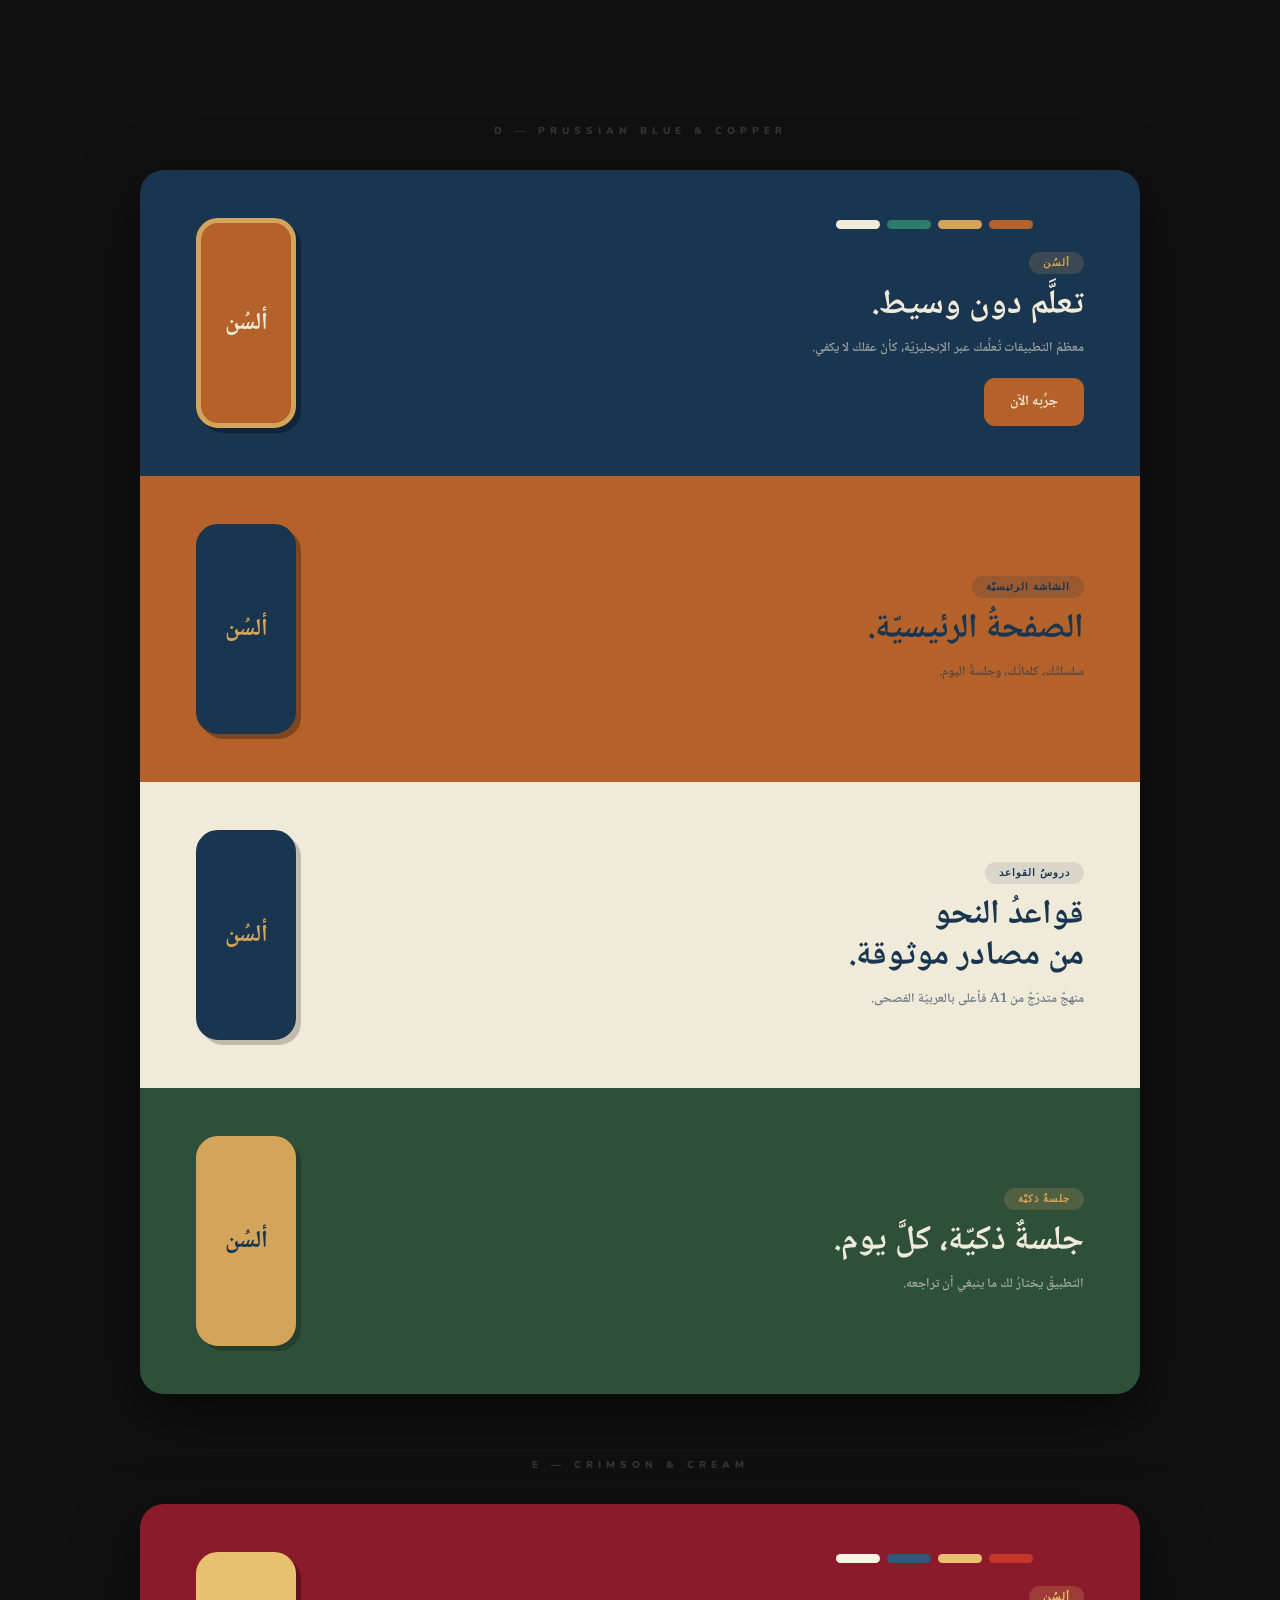
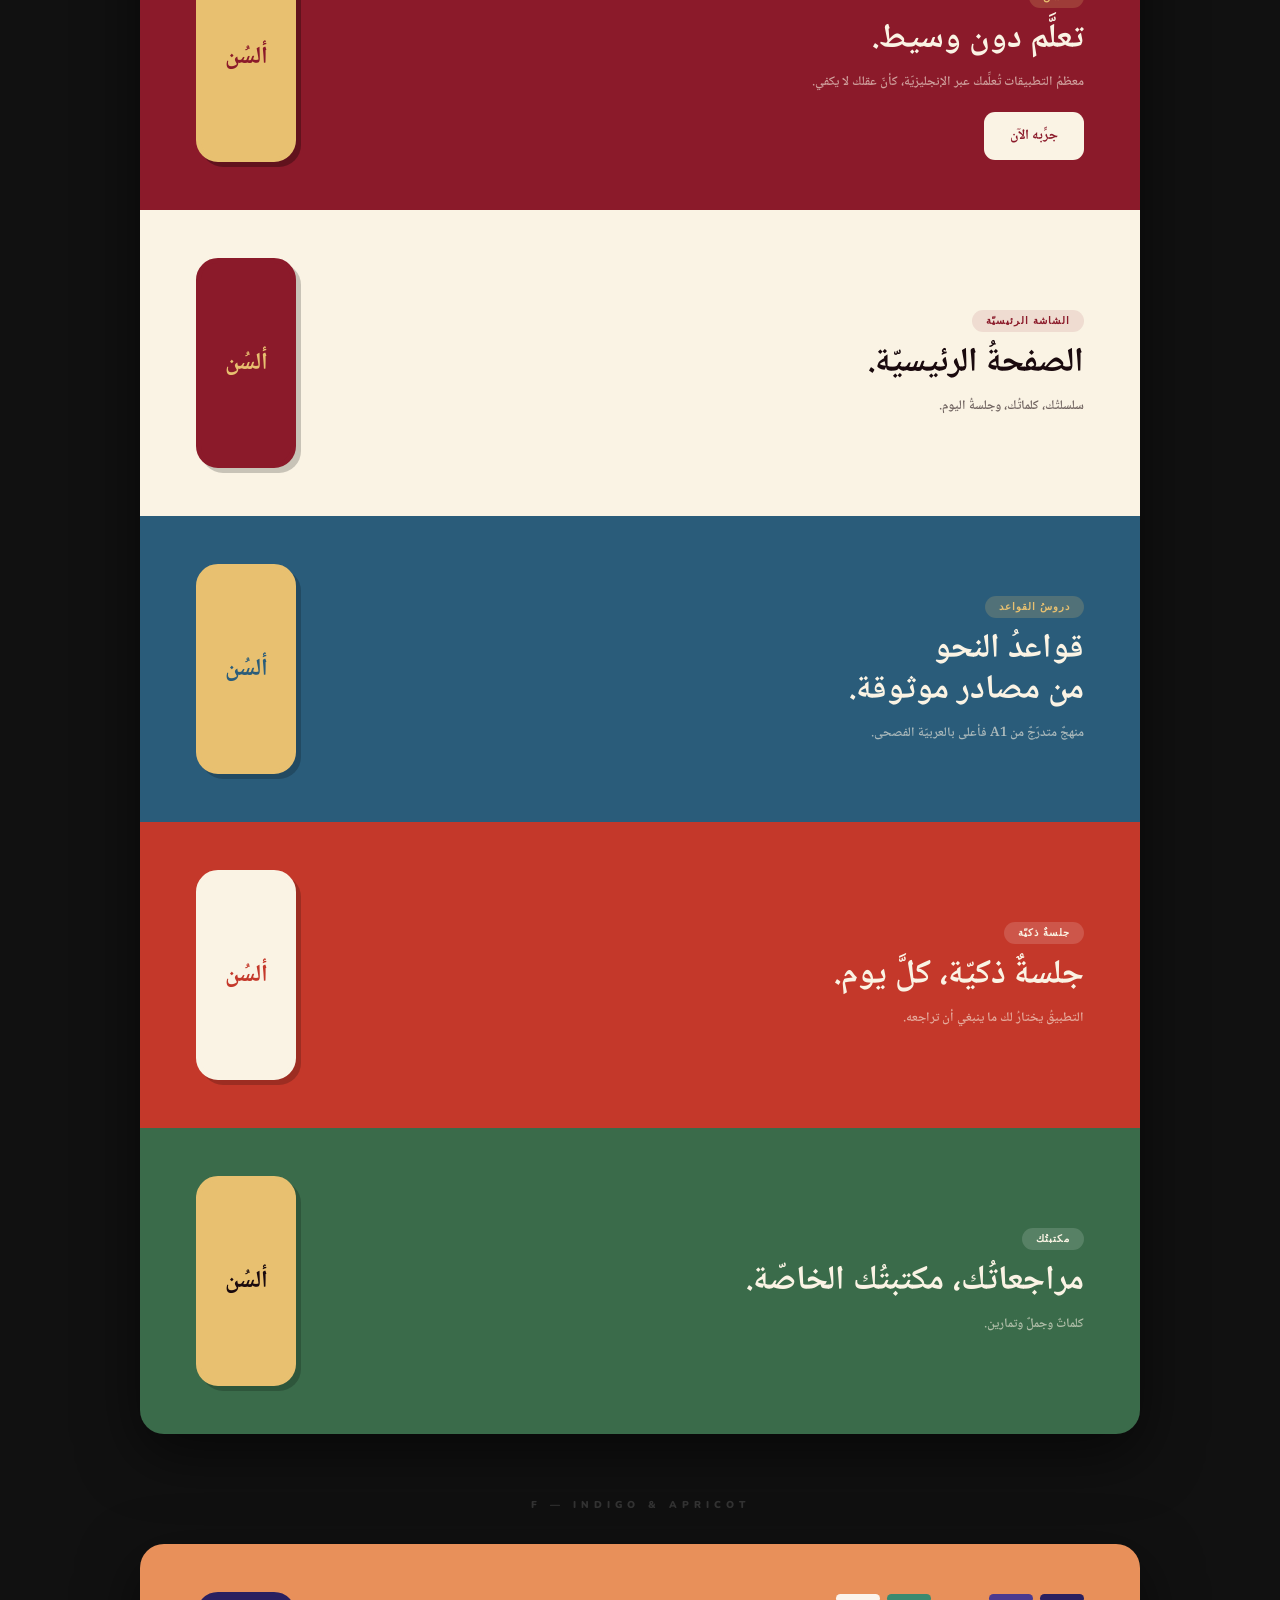
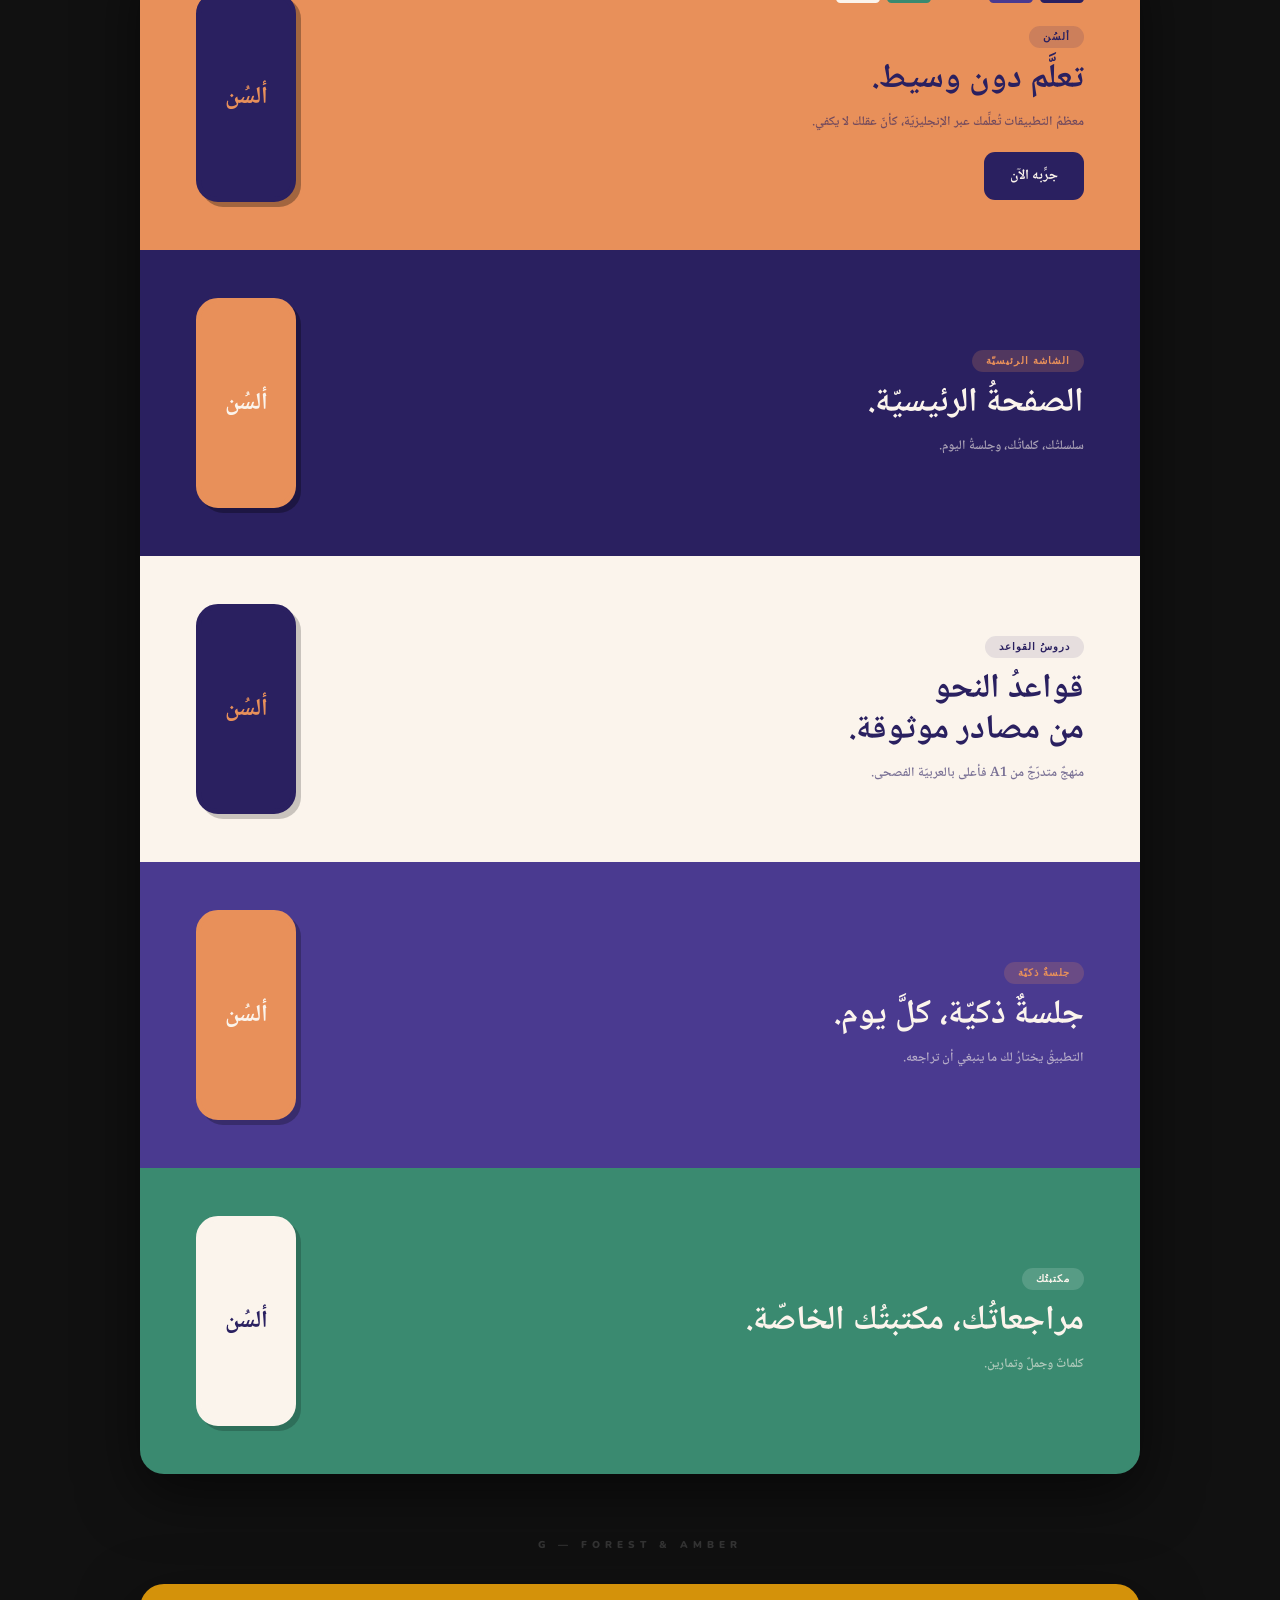
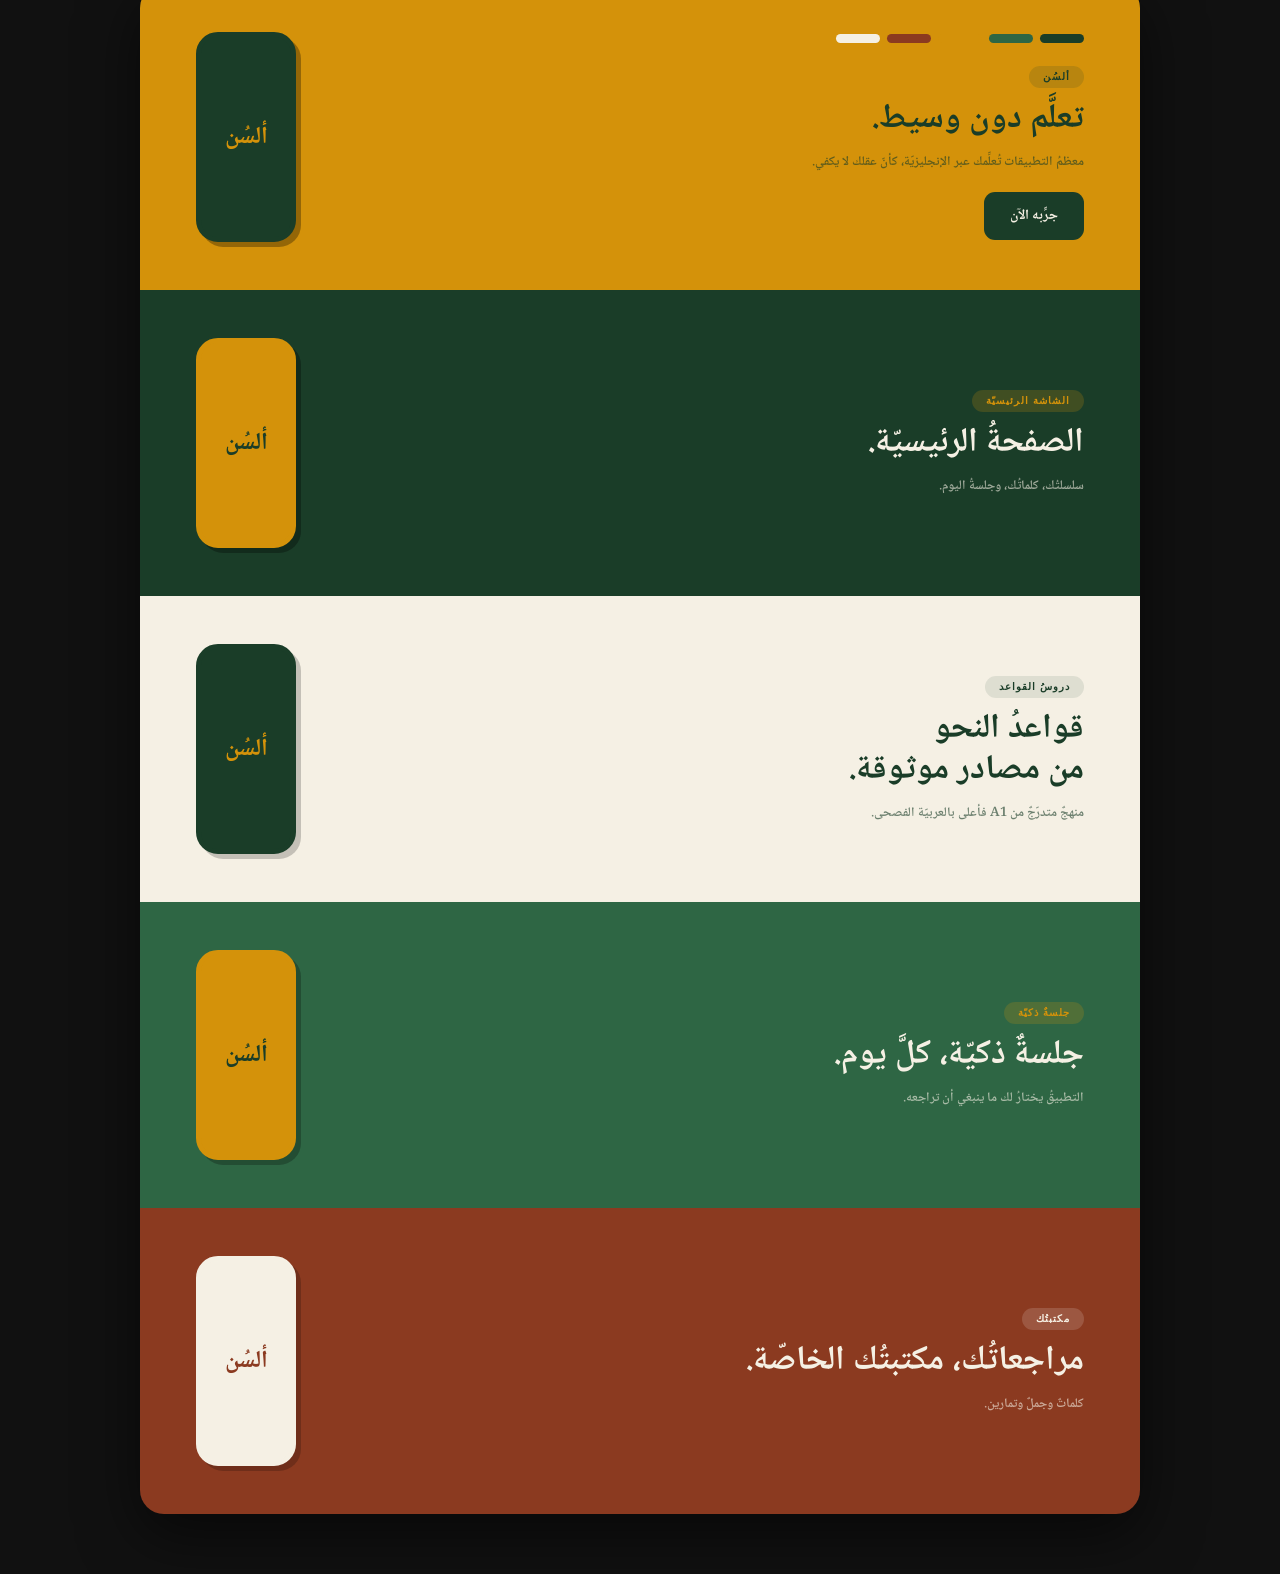
<file: palette-preview.html>
<!DOCTYPE html>
<html lang="ar" dir="rtl">
<head>
<meta charset="UTF-8"/>
<title>Palette Preview</title>
<link href="https://fonts.googleapis.com/css2?family=Noto+Naskh+Arabic:wght@700;900&family=Nunito:wght@900&display=swap" rel="stylesheet"/>
<style>
  *, *::before, *::after { box-sizing: border-box; margin: 0; padding: 0; }
  body { background: #111; padding: 60px 40px; display: flex; flex-direction: column; gap: 0; align-items: center; font-family: 'Noto Naskh Arabic', serif; }
  .lbl { font-family: 'Nunito', sans-serif; font-size: 10px; font-weight: 900; letter-spacing: 5px; text-transform: uppercase; color: #333; padding: 64px 0 32px; width: 100%; text-align: center; }
  .block { width: 100%; max-width: 1000px; border-radius: 24px; overflow: hidden; box-shadow: 0 20px 60px rgba(0,0,0,.55); }
  .strip { width: 100%; padding: 48px 56px; display: flex; align-items: center; justify-content: space-between; gap: 40px; }
  .t { flex: 1; }
  .k { display: inline-block; padding: 4px 14px; border-radius: 999px; font-family: 'Nunito', sans-serif; font-size: 10px; font-weight: 900; letter-spacing: 1px; margin-bottom: 12px; }
  h2 { font-size: 34px; font-weight: 900; line-height: 1.2; margin-bottom: 10px; }
  p  { font-size: 13px; font-weight: 600; line-height: 1.8; opacity: .62; }
  .btn { display: inline-block; margin-top: 18px; padding: 12px 26px; border-radius: 11px; font-size: 14px; font-weight: 900; }
  .ph { width: 100px; height: 210px; border-radius: 22px; border: 5px solid; flex-shrink: 0; display: flex; align-items: center; justify-content: center; font-size: 24px; font-weight: 900; }
  .sw { display: flex; gap: 7px; margin-bottom: 20px; }
  .s  { height: 9px; width: 44px; border-radius: 99px; }
</style>
</head>
<body>

<!-- ══════════ D — PRUSSIAN BLUE & COPPER ══════════ -->
<div class="lbl">D — Prussian Blue &amp; Copper</div>
<div class="block">
  <div class="strip" style="background:#1A3550;">
    <div class="t">
      <div class="sw"><div class="s" style="background:#1A3550;"></div><div class="s" style="background:#B5622A;"></div><div class="s" style="background:#D4A45A;"></div><div class="s" style="background:#2E7D6A;"></div><div class="s" style="background:#F0EAD8;"></div></div>
      <div class="k" style="background:rgba(212,164,90,.18);color:#D4A45A;">ألسُن</div>
      <h2 style="color:#F0EAD8;">تعلَّم دون وسيط.</h2>
      <p style="color:#F0EAD8;">معظمُ التطبيقات تُعلِّمك عبر الإنجليزيّة، كأنّ عقلك لا يكفي.</p>
      <div class="btn" style="background:#B5622A;color:#F0EAD8;">جرِّبه الآن</div>
    </div>
    <div class="ph" style="background:#B5622A;border-color:#D4A45A;box-shadow:5px 5px 0 rgba(0,0,0,.3);color:#F0EAD8;">ألسُن</div>
  </div>
  <div class="strip" style="background:#B5622A;">
    <div class="t">
      <div class="k" style="background:rgba(26,53,80,.18);color:#1A3550;">الشاشة الرئيسيّة</div>
      <h2 style="color:#1A3550;">الصفحةُ الرئيسيّة.</h2>
      <p style="color:#1A3550;">سلسلتُك، كلماتُك، وجلسةُ اليوم.</p>
    </div>
    <div class="ph" style="background:#1A3550;border-color:#1A3550;box-shadow:5px 5px 0 rgba(0,0,0,.3);color:#D4A45A;">ألسُن</div>
  </div>
  <div class="strip" style="background:#F0EAD8;">
    <div class="t">
      <div class="k" style="background:rgba(26,53,80,.1);color:#1A3550;">دروسُ القواعد</div>
      <h2 style="color:#1A3550;">قواعدُ النحو<br/>من مصادر موثوقة.</h2>
      <p style="color:#1A3550;">منهجٌ متدرّجٌ من A1 فأعلى بالعربيّة الفصحى.</p>
    </div>
    <div class="ph" style="background:#1A3550;border-color:#1A3550;box-shadow:5px 5px 0 rgba(0,0,0,.2);color:#D4A45A;">ألسُن</div>
  </div>
  <div class="strip" style="background:#2E4F3A;">
    <div class="t">
      <div class="k" style="background:rgba(212,164,90,.2);color:#D4A45A;">جلسةٌ ذكيّة</div>
      <h2 style="color:#F0EAD8;">جلسةٌ ذكيّة، كلَّ يوم.</h2>
      <p style="color:#F0EAD8;">التطبيقُ يختارُ لك ما ينبغي أن تراجعه.</p>
    </div>
    <div class="ph" style="background:#D4A45A;border-color:#D4A45A;box-shadow:5px 5px 0 rgba(0,0,0,.2);color:#1A3550;">ألسُن</div>
  </div>
</div>

<!-- ══════════ E — CRIMSON & CREAM ══════════ -->
<div class="lbl">E — Crimson &amp; Cream</div>
<div class="block">
  <div class="strip" style="background:#8B1A2A;">
    <div class="t">
      <div class="sw"><div class="s" style="background:#8B1A2A;"></div><div class="s" style="background:#C4382A;"></div><div class="s" style="background:#E8C070;"></div><div class="s" style="background:#2A5C7A;"></div><div class="s" style="background:#FAF3E4;"></div></div>
      <div class="k" style="background:rgba(232,192,112,.2);color:#E8C070;">ألسُن</div>
      <h2 style="color:#FAF3E4;">تعلَّم دون وسيط.</h2>
      <p style="color:#FAF3E4;">معظمُ التطبيقات تُعلِّمك عبر الإنجليزيّة، كأنّ عقلك لا يكفي.</p>
      <div class="btn" style="background:#FAF3E4;color:#8B1A2A;">جرِّبه الآن</div>
    </div>
    <div class="ph" style="background:#E8C070;border-color:#E8C070;box-shadow:5px 5px 0 rgba(0,0,0,.3);color:#8B1A2A;">ألسُن</div>
  </div>
  <div class="strip" style="background:#FAF3E4;">
    <div class="t">
      <div class="k" style="background:rgba(139,26,42,.1);color:#8B1A2A;">الشاشة الرئيسيّة</div>
      <h2 style="color:#1A0A0E;">الصفحةُ الرئيسيّة.</h2>
      <p style="color:#1A0A0E;">سلسلتُك، كلماتُك، وجلسةُ اليوم.</p>
    </div>
    <div class="ph" style="background:#8B1A2A;border-color:#8B1A2A;box-shadow:5px 5px 0 rgba(0,0,0,.2);color:#E8C070;">ألسُن</div>
  </div>
  <div class="strip" style="background:#2A5C7A;">
    <div class="t">
      <div class="k" style="background:rgba(232,192,112,.2);color:#E8C070;">دروسُ القواعد</div>
      <h2 style="color:#FAF3E4;">قواعدُ النحو<br/>من مصادر موثوقة.</h2>
      <p style="color:#FAF3E4;">منهجٌ متدرّجٌ من A1 فأعلى بالعربيّة الفصحى.</p>
    </div>
    <div class="ph" style="background:#E8C070;border-color:#E8C070;box-shadow:5px 5px 0 rgba(0,0,0,.2);color:#2A5C7A;">ألسُن</div>
  </div>
  <div class="strip" style="background:#C4382A;">
    <div class="t">
      <div class="k" style="background:rgba(255,255,255,.15);color:#FAF3E4;">جلسةٌ ذكيّة</div>
      <h2 style="color:#FAF3E4;">جلسةٌ ذكيّة، كلَّ يوم.</h2>
      <p style="color:#FAF3E4;">التطبيقُ يختارُ لك ما ينبغي أن تراجعه.</p>
    </div>
    <div class="ph" style="background:#FAF3E4;border-color:#FAF3E4;box-shadow:5px 5px 0 rgba(0,0,0,.2);color:#C4382A;">ألسُن</div>
  </div>
  <div class="strip" style="background:#3A6B4A;">
    <div class="t">
      <div class="k" style="background:rgba(255,255,255,.15);color:#FAF3E4;">مكتبتُك</div>
      <h2 style="color:#FAF3E4;">مراجعاتُك، مكتبتُك الخاصّة.</h2>
      <p style="color:#FAF3E4;">كلماتٌ وجملٌ وتمارين.</p>
    </div>
    <div class="ph" style="background:#E8C070;border-color:#E8C070;box-shadow:5px 5px 0 rgba(0,0,0,.2);color:#1A0A0E;">ألسُن</div>
  </div>
</div>

<!-- ══════════ F — INDIGO & APRICOT ══════════ -->
<div class="lbl">F — Indigo &amp; Apricot</div>
<div class="block">
  <div class="strip" style="background:#E8905A;">
    <div class="t">
      <div class="sw"><div class="s" style="background:#2A2060;"></div><div class="s" style="background:#4A3A90;"></div><div class="s" style="background:#E8905A;"></div><div class="s" style="background:#3A8A70;"></div><div class="s" style="background:#FBF4EC;"></div></div>
      <div class="k" style="background:rgba(42,32,96,.15);color:#2A2060;">ألسُن</div>
      <h2 style="color:#2A2060;">تعلَّم دون وسيط.</h2>
      <p style="color:#2A2060;">معظمُ التطبيقات تُعلِّمك عبر الإنجليزيّة، كأنّ عقلك لا يكفي.</p>
      <div class="btn" style="background:#2A2060;color:#FBF4EC;">جرِّبه الآن</div>
    </div>
    <div class="ph" style="background:#2A2060;border-color:#2A2060;box-shadow:5px 5px 0 rgba(0,0,0,.3);color:#E8905A;">ألسُن</div>
  </div>
  <div class="strip" style="background:#2A2060;">
    <div class="t">
      <div class="k" style="background:rgba(232,144,90,.2);color:#E8905A;">الشاشة الرئيسيّة</div>
      <h2 style="color:#FBF4EC;">الصفحةُ الرئيسيّة.</h2>
      <p style="color:#FBF4EC;">سلسلتُك، كلماتُك، وجلسةُ اليوم.</p>
    </div>
    <div class="ph" style="background:#E8905A;border-color:#E8905A;box-shadow:5px 5px 0 rgba(0,0,0,.3);color:#FBF4EC;">ألسُن</div>
  </div>
  <div class="strip" style="background:#FBF4EC;">
    <div class="t">
      <div class="k" style="background:rgba(42,32,96,.1);color:#2A2060;">دروسُ القواعد</div>
      <h2 style="color:#2A2060;">قواعدُ النحو<br/>من مصادر موثوقة.</h2>
      <p style="color:#2A2060;">منهجٌ متدرّجٌ من A1 فأعلى بالعربيّة الفصحى.</p>
    </div>
    <div class="ph" style="background:#2A2060;border-color:#2A2060;box-shadow:5px 5px 0 rgba(0,0,0,.2);color:#E8905A;">ألسُن</div>
  </div>
  <div class="strip" style="background:#4A3A90;">
    <div class="t">
      <div class="k" style="background:rgba(232,144,90,.2);color:#E8905A;">جلسةٌ ذكيّة</div>
      <h2 style="color:#FBF4EC;">جلسةٌ ذكيّة، كلَّ يوم.</h2>
      <p style="color:#FBF4EC;">التطبيقُ يختارُ لك ما ينبغي أن تراجعه.</p>
    </div>
    <div class="ph" style="background:#E8905A;border-color:#E8905A;box-shadow:5px 5px 0 rgba(0,0,0,.25);color:#FBF4EC;">ألسُن</div>
  </div>
  <div class="strip" style="background:#3A8A70;">
    <div class="t">
      <div class="k" style="background:rgba(255,255,255,.15);color:#FBF4EC;">مكتبتُك</div>
      <h2 style="color:#FBF4EC;">مراجعاتُك، مكتبتُك الخاصّة.</h2>
      <p style="color:#FBF4EC;">كلماتٌ وجملٌ وتمارين.</p>
    </div>
    <div class="ph" style="background:#FBF4EC;border-color:#FBF4EC;box-shadow:5px 5px 0 rgba(0,0,0,.2);color:#2A2060;">ألسُن</div>
  </div>
</div>

<!-- ══════════ G — FOREST & AMBER ══════════ -->
<div class="lbl">G — Forest &amp; Amber</div>
<div class="block">
  <div class="strip" style="background:#D4920A;">
    <div class="t">
      <div class="sw"><div class="s" style="background:#1A3D28;"></div><div class="s" style="background:#2E6644;"></div><div class="s" style="background:#D4920A;"></div><div class="s" style="background:#8B3A20;"></div><div class="s" style="background:#F5F0E4;"></div></div>
      <div class="k" style="background:rgba(26,61,40,.15);color:#1A3D28;">ألسُن</div>
      <h2 style="color:#1A3D28;">تعلَّم دون وسيط.</h2>
      <p style="color:#1A3D28;">معظمُ التطبيقات تُعلِّمك عبر الإنجليزيّة، كأنّ عقلك لا يكفي.</p>
      <div class="btn" style="background:#1A3D28;color:#F5F0E4;">جرِّبه الآن</div>
    </div>
    <div class="ph" style="background:#1A3D28;border-color:#1A3D28;box-shadow:5px 5px 0 rgba(0,0,0,.3);color:#D4920A;">ألسُن</div>
  </div>
  <div class="strip" style="background:#1A3D28;">
    <div class="t">
      <div class="k" style="background:rgba(212,146,10,.2);color:#D4920A;">الشاشة الرئيسيّة</div>
      <h2 style="color:#F5F0E4;">الصفحةُ الرئيسيّة.</h2>
      <p style="color:#F5F0E4;">سلسلتُك، كلماتُك، وجلسةُ اليوم.</p>
    </div>
    <div class="ph" style="background:#D4920A;border-color:#D4920A;box-shadow:5px 5px 0 rgba(0,0,0,.3);color:#1A3D28;">ألسُن</div>
  </div>
  <div class="strip" style="background:#F5F0E4;">
    <div class="t">
      <div class="k" style="background:rgba(26,61,40,.1);color:#1A3D28;">دروسُ القواعد</div>
      <h2 style="color:#1A3D28;">قواعدُ النحو<br/>من مصادر موثوقة.</h2>
      <p style="color:#1A3D28;">منهجٌ متدرّجٌ من A1 فأعلى بالعربيّة الفصحى.</p>
    </div>
    <div class="ph" style="background:#1A3D28;border-color:#1A3D28;box-shadow:5px 5px 0 rgba(0,0,0,.2);color:#D4920A;">ألسُن</div>
  </div>
  <div class="strip" style="background:#2E6644;">
    <div class="t">
      <div class="k" style="background:rgba(212,146,10,.2);color:#D4920A;">جلسةٌ ذكيّة</div>
      <h2 style="color:#F5F0E4;">جلسةٌ ذكيّة، كلَّ يوم.</h2>
      <p style="color:#F5F0E4;">التطبيقُ يختارُ لك ما ينبغي أن تراجعه.</p>
    </div>
    <div class="ph" style="background:#D4920A;border-color:#D4920A;box-shadow:5px 5px 0 rgba(0,0,0,.25);color:#1A3D28;">ألسُن</div>
  </div>
  <div class="strip" style="background:#8B3A20;">
    <div class="t">
      <div class="k" style="background:rgba(255,255,255,.15);color:#F5F0E4;">مكتبتُك</div>
      <h2 style="color:#F5F0E4;">مراجعاتُك، مكتبتُك الخاصّة.</h2>
      <p style="color:#F5F0E4;">كلماتٌ وجملٌ وتمارين.</p>
    </div>
    <div class="ph" style="background:#F5F0E4;border-color:#F5F0E4;box-shadow:5px 5px 0 rgba(0,0,0,.2);color:#8B3A20;">ألسُن</div>
  </div>
</div>

</body>
</html>
</file>
<file: demo/assets/index-C2ZeFew3.css>
:root{--text:#6b6375;--text-h:#08060d;--bg:#fff;--border:#e5e4e7;--code-bg:#f4f3ec;--accent:#aa3bff;--accent-bg:#aa3bff1a;--accent-border:#aa3bff80;--social-bg:#f4f3ec80;--shadow:#0000001a 0 10px 15px -3px, #0000000d 0 4px 6px -2px;--sans:system-ui, "Segoe UI", Roboto, sans-serif;--heading:system-ui, "Segoe UI", Roboto, sans-serif;--mono:ui-monospace, Consolas, monospace;font:18px/145% var(--sans);letter-spacing:.18px;--lightningcss-light:initial;--lightningcss-dark: ;color-scheme:light dark;color:var(--text);background:var(--bg);font-synthesis:none;text-rendering:optimizelegibility;-webkit-font-smoothing:antialiased;-moz-osx-font-smoothing:grayscale}@media (prefers-color-scheme:dark){:root{--lightningcss-light: ;--lightningcss-dark:initial}}@media (width<=1024px){:root{font-size:16px}}@media (prefers-color-scheme:dark){:root{--text:#9ca3af;--text-h:#f3f4f6;--bg:#16171d;--border:#2e303a;--code-bg:#1f2028;--accent:#c084fc;--accent-bg:#c084fc26;--accent-border:#c084fc80;--social-bg:#2f303a80;--shadow:#0006 0 10px 15px -3px, #00000040 0 4px 6px -2px}#social .button-icon{filter:invert()brightness(2)}}body{margin:0}h1,h2{font-family:var(--heading);color:var(--text-h);font-weight:500}h1{letter-spacing:-1.68px;margin:32px 0;font-size:56px}@media (width<=1024px){h1{margin:20px 0;font-size:36px}}h2{letter-spacing:-.24px;margin:0 0 8px;font-size:24px;line-height:118%}@media (width<=1024px){h2{font-size:20px}}p{margin:0}code,.counter{font-family:var(--mono);color:var(--text-h);border-radius:4px;display:inline-flex}code{background:var(--code-bg);padding:4px 8px;font-size:15px;line-height:135%}
</file>
